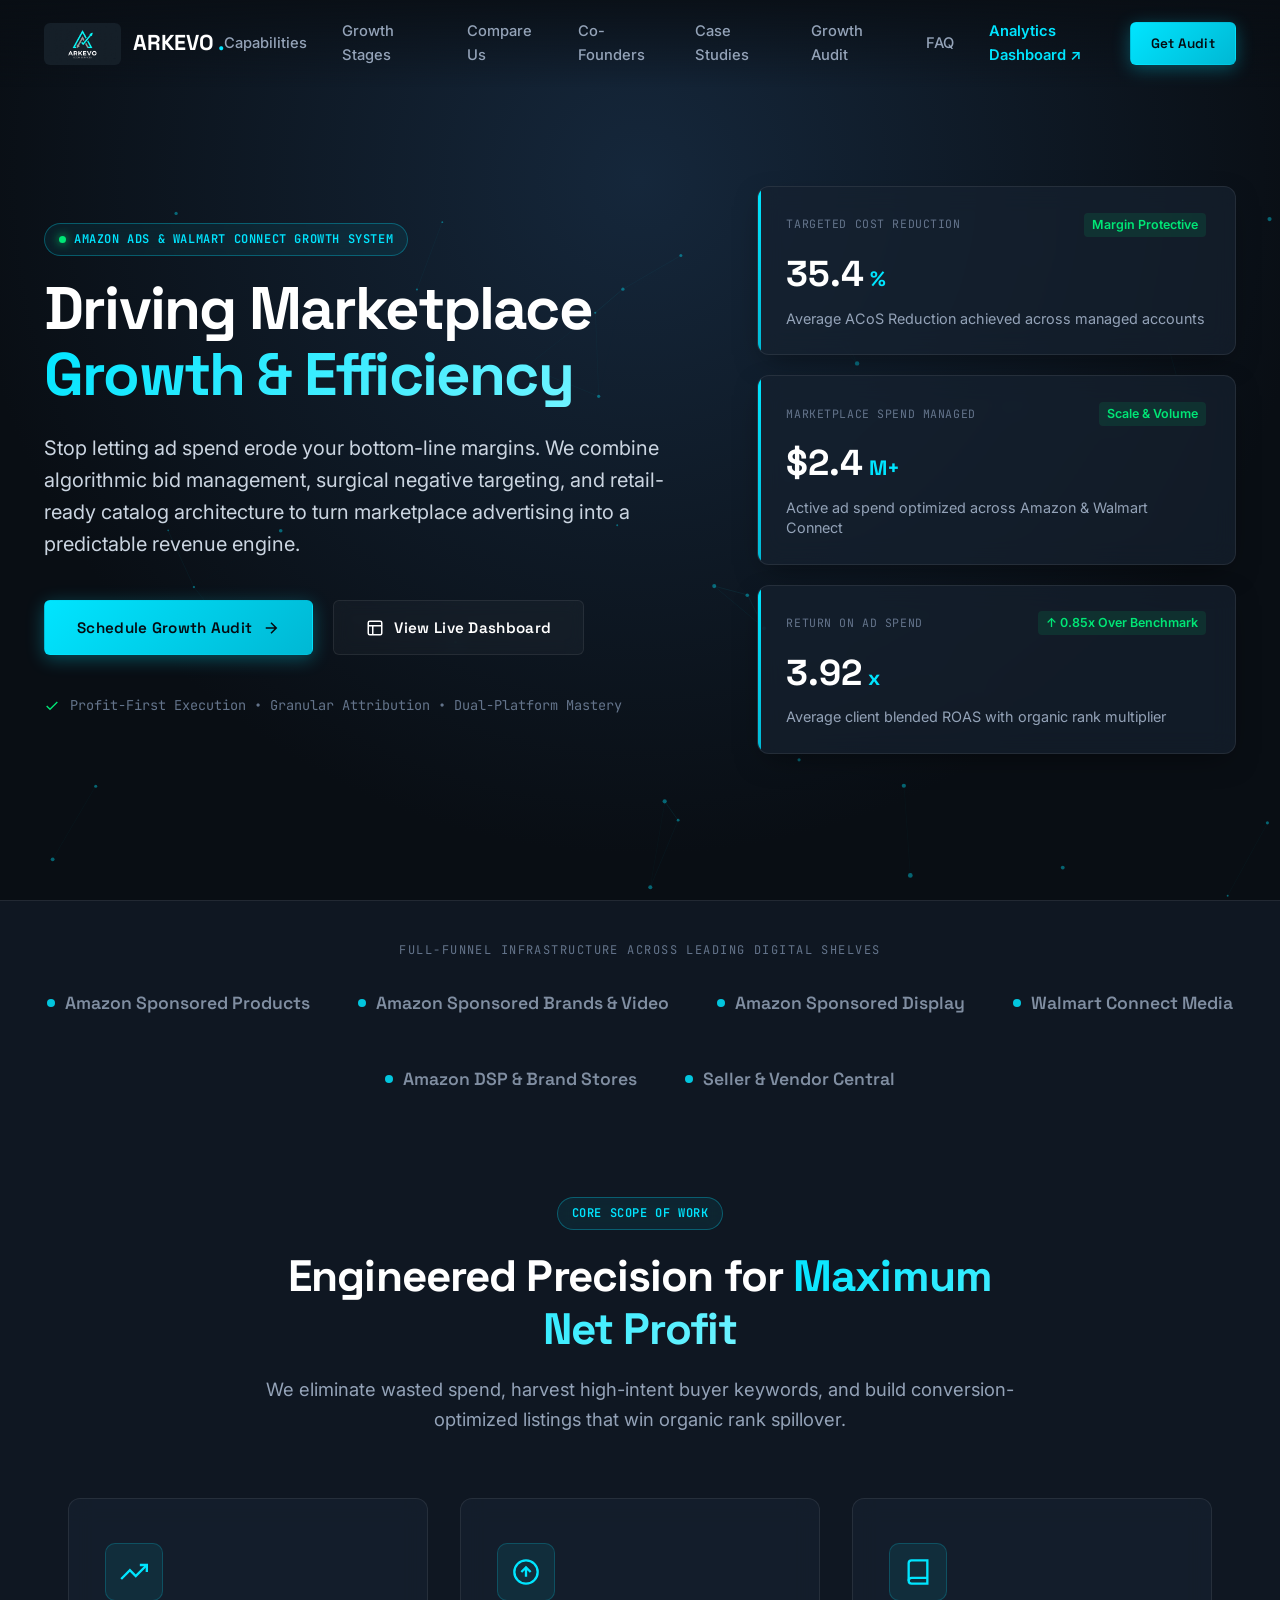
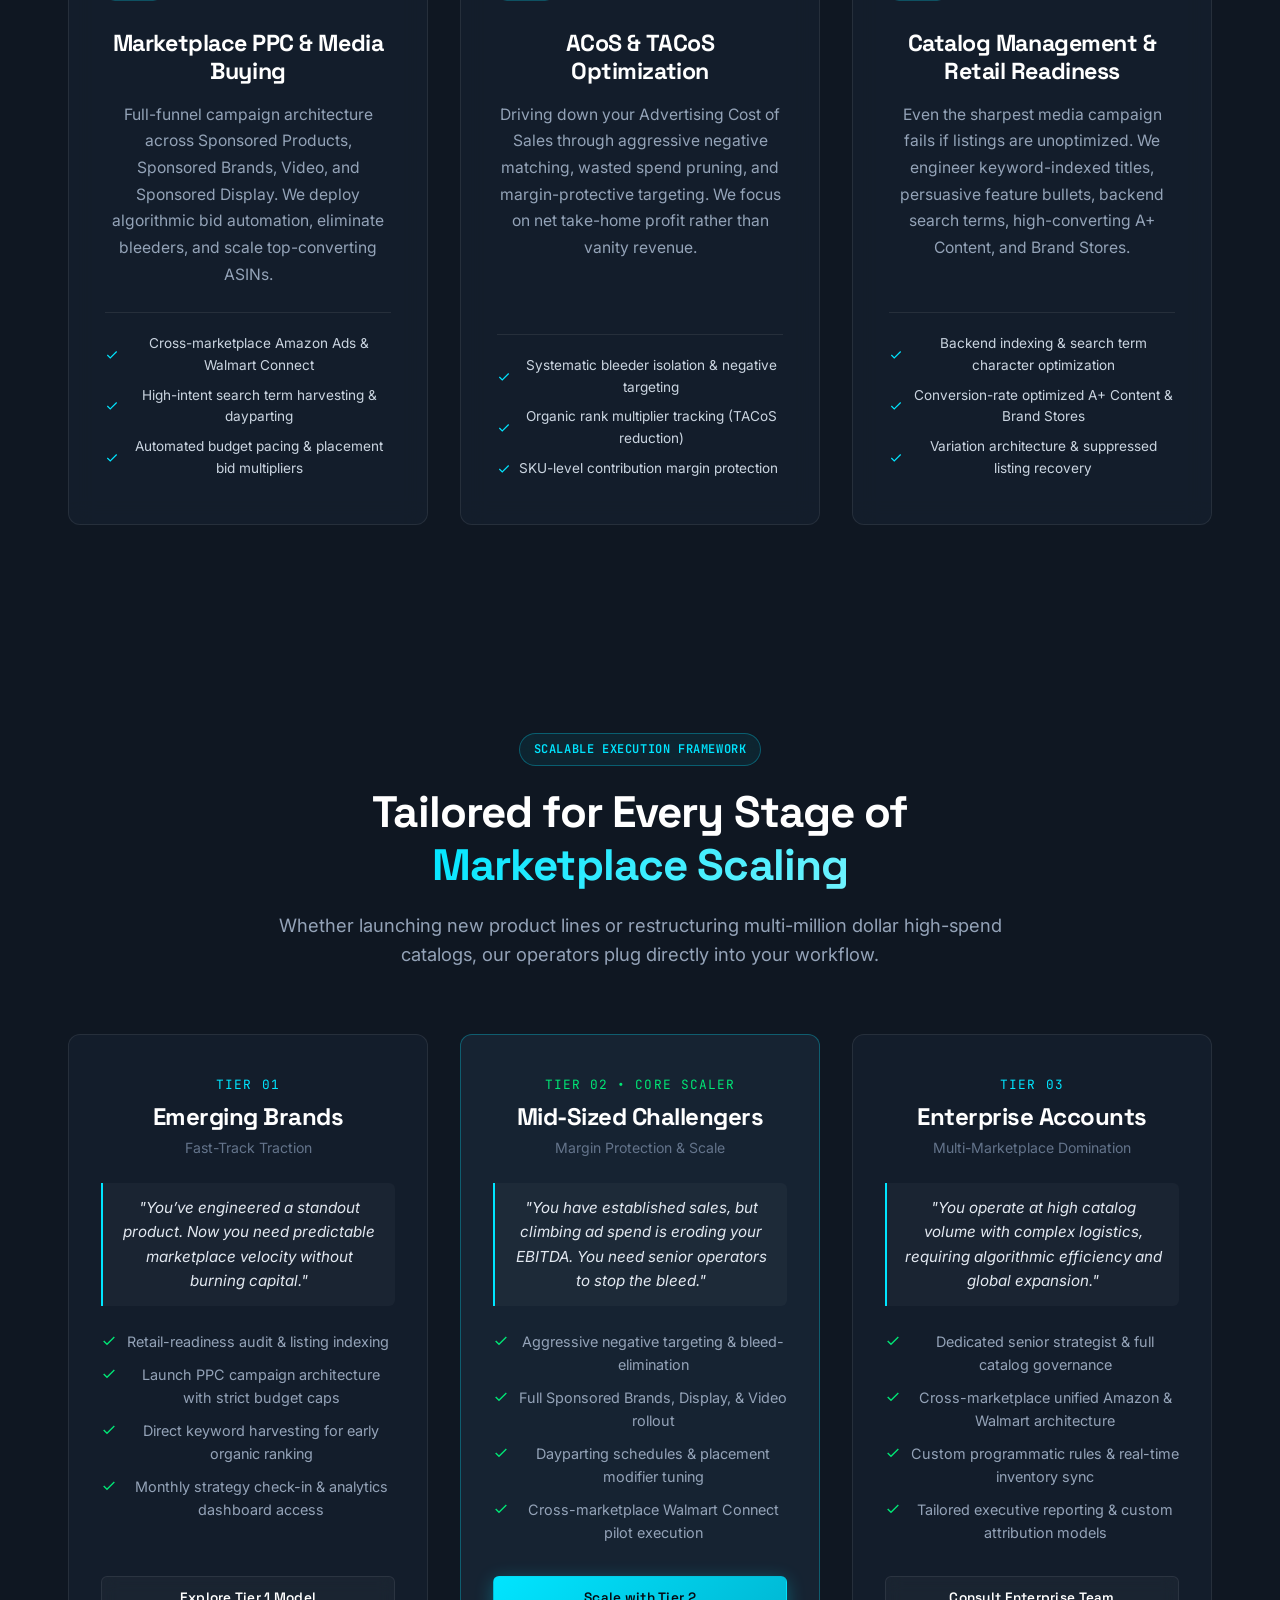
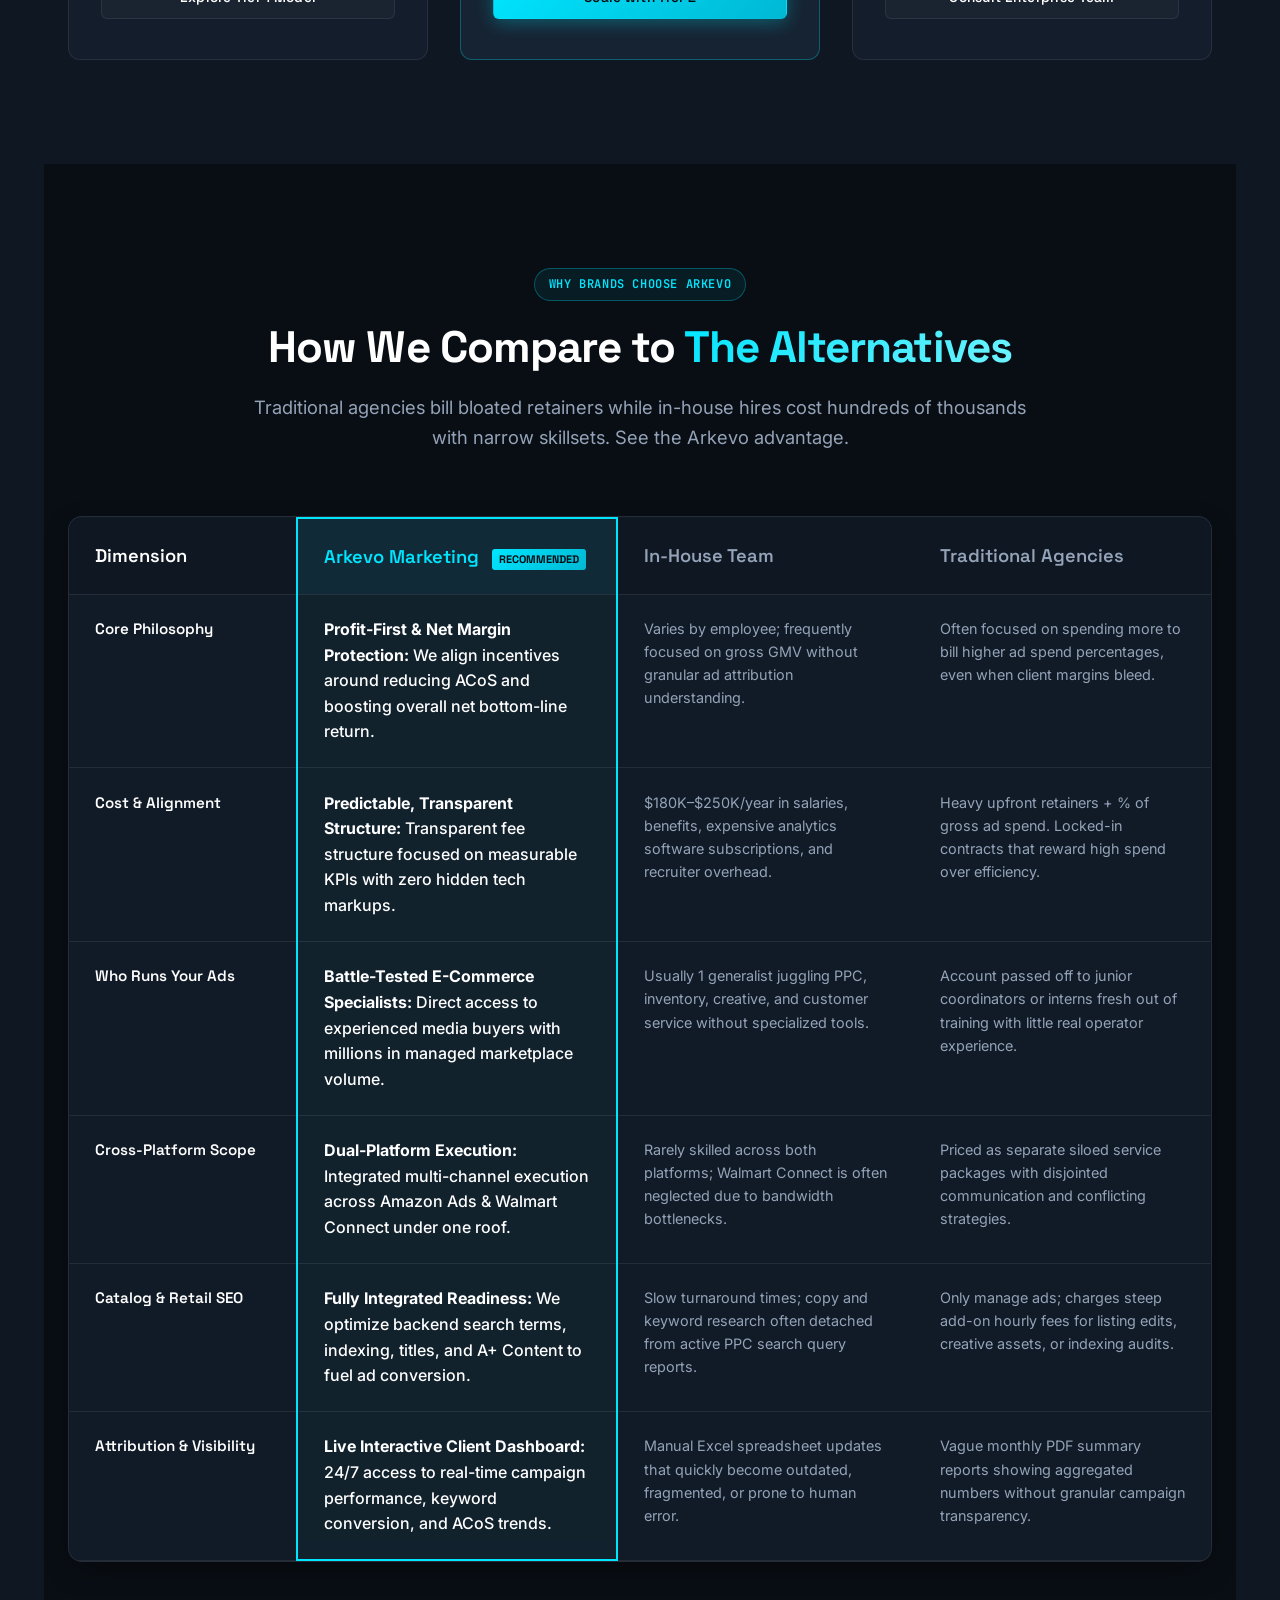
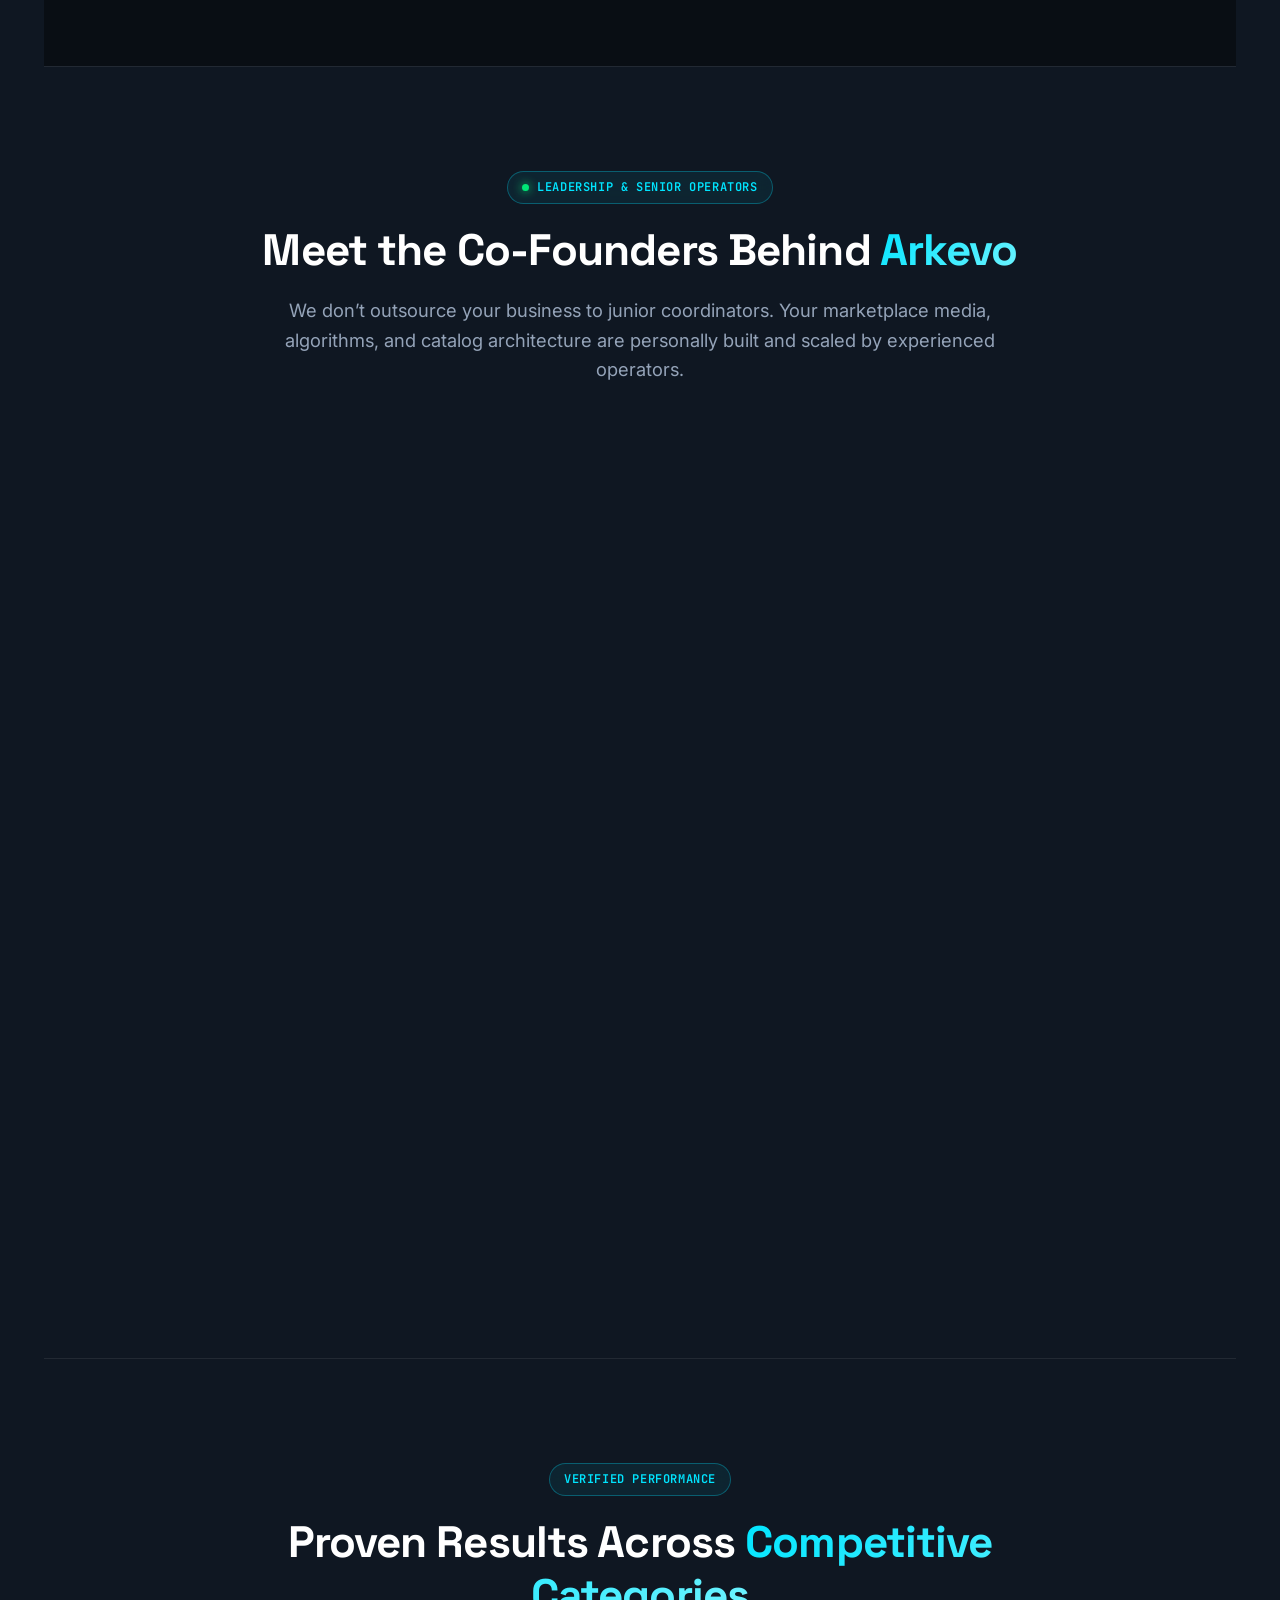
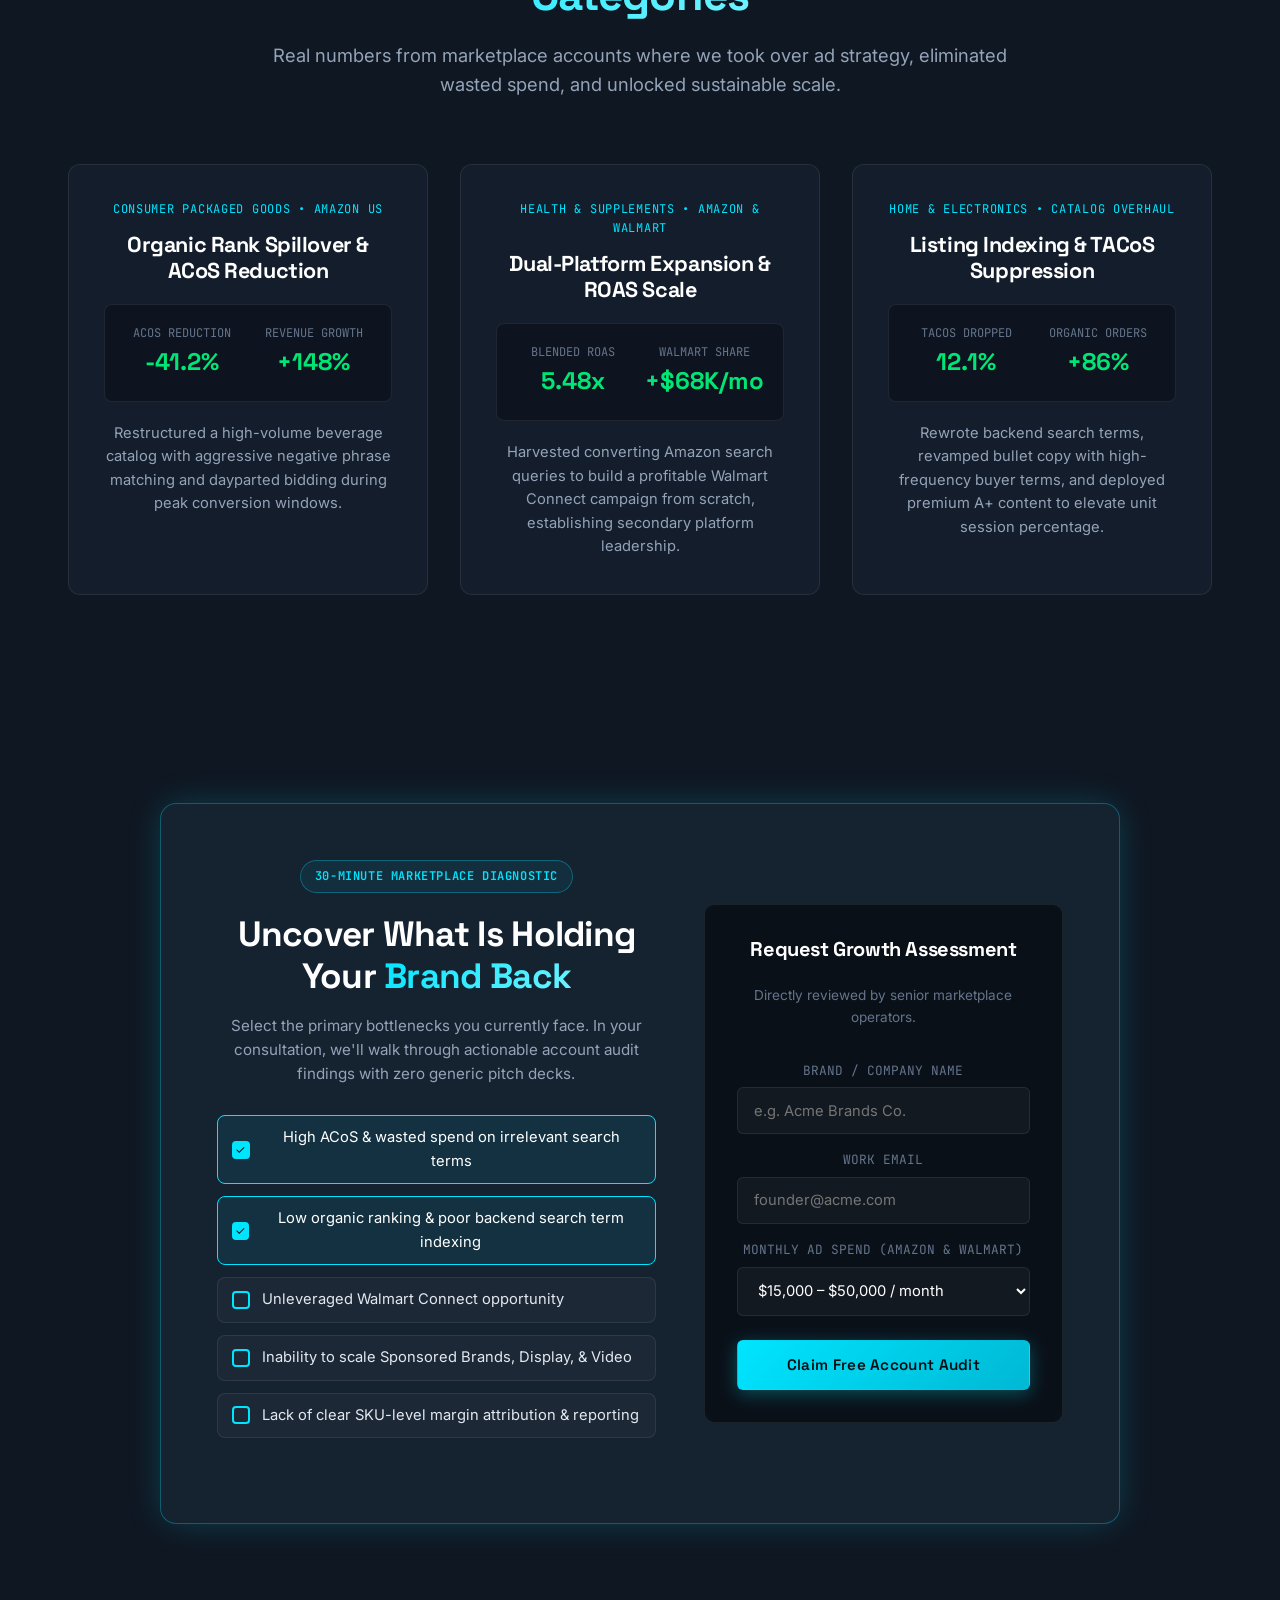
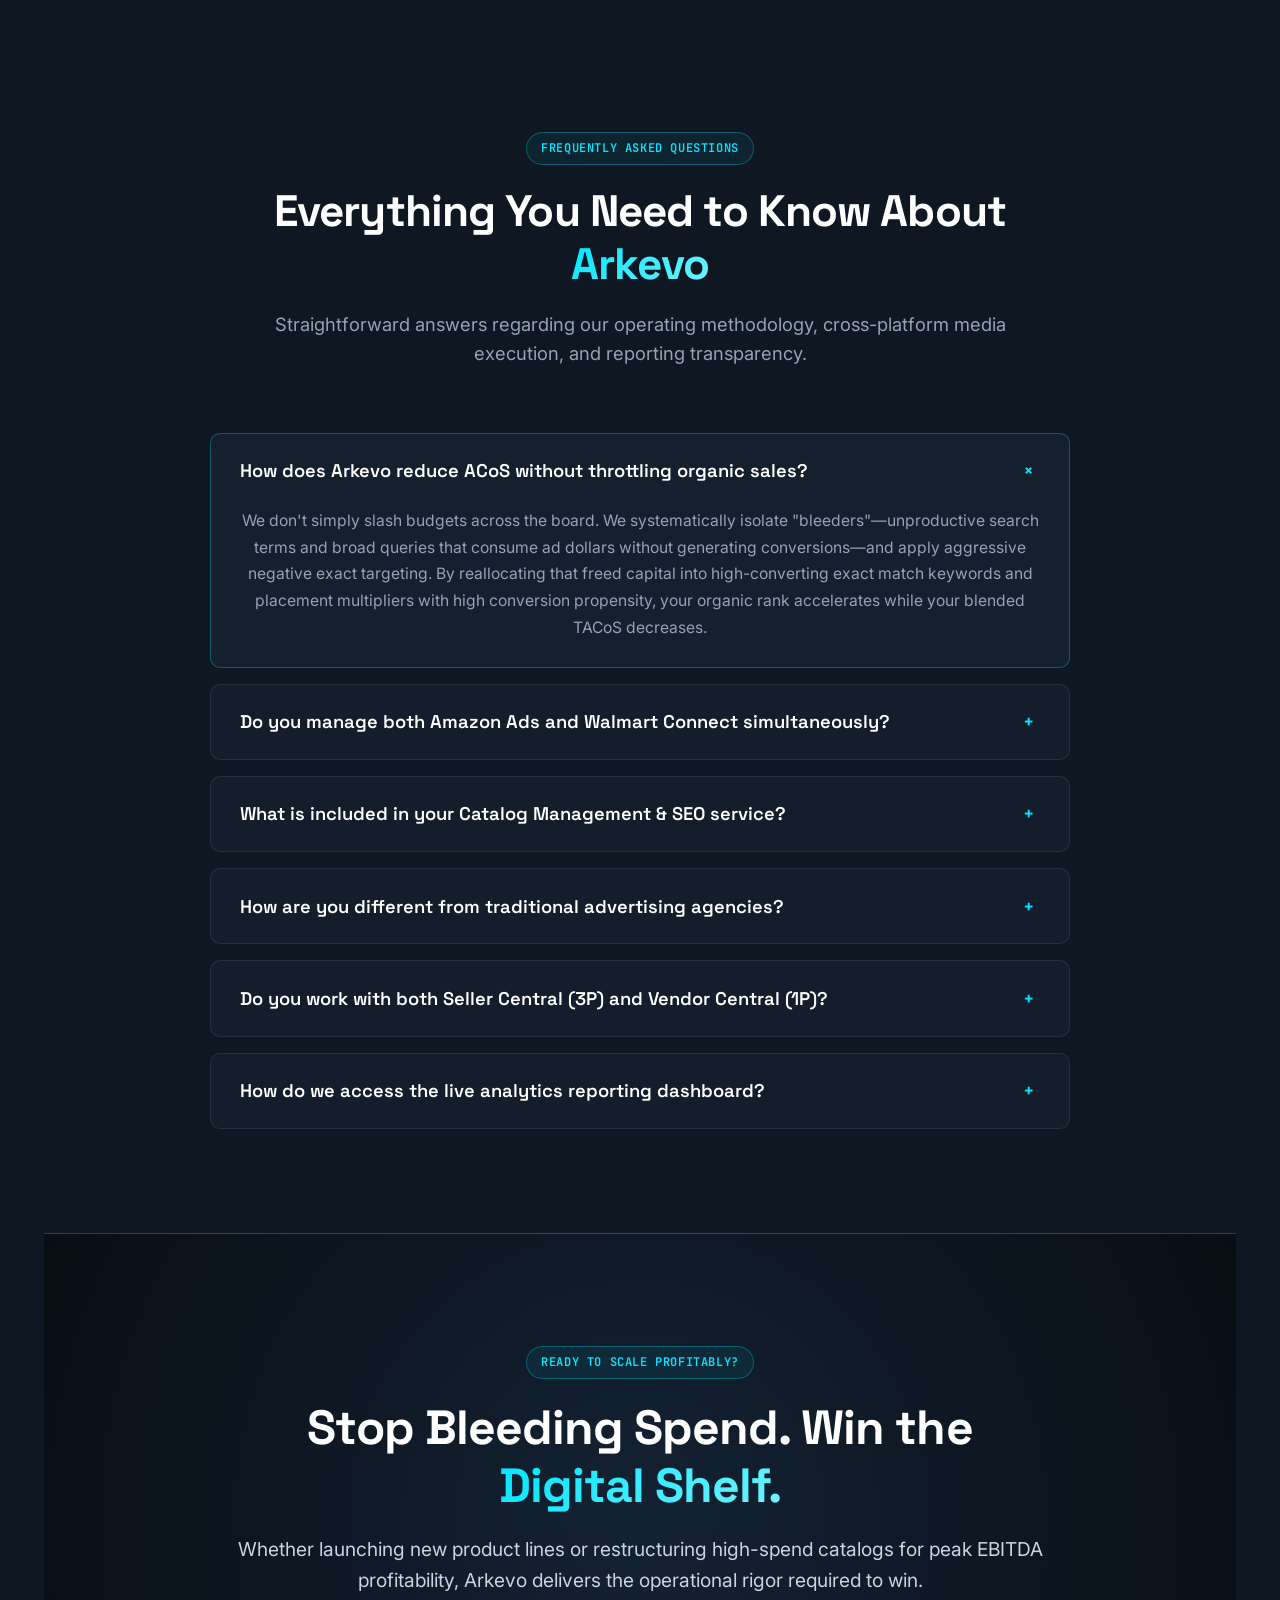
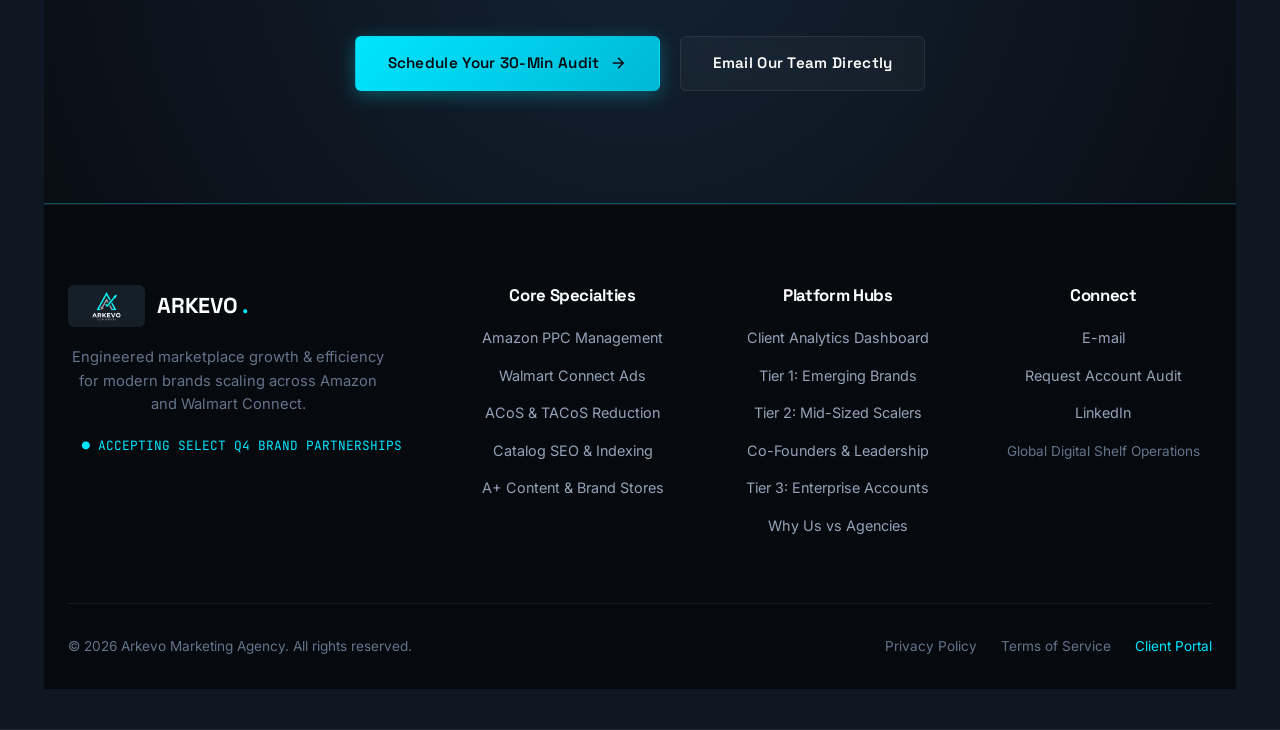
<file: index.html>
<!DOCTYPE html>
<html lang="en">
<head>
    <meta charset="UTF-8">
    <meta name="viewport" content="width=device-width, initial-scale=1.0">
    <title>Arkevo | Marketplace Growth & Efficiency | Amazon & Walmart PPC</title>
    <meta name="description" content="Arkevo engineers predictable, profitable marketplace growth across Amazon Ads & Walmart Connect with algorithmic bid management, ACoS reduction, and retail-ready catalog SEO.">
    <link rel="preconnect" href="https://fonts.googleapis.com">
    <link rel="preconnect" href="https://fonts.gstatic.com" crossorigin>
    <link href="https://fonts.googleapis.com/css2?family=Inter:wght@300;400;500;600;700&family=Space+Grotesk:wght@400;500;600;700&family=JetBrains+Mono:wght@400;500;700&display=swap" rel="stylesheet">
    
    <!-- ========================================== -->
    <!-- SUB-DISTRIBUTED MODULAR CSS STYLESHEETS     -->
    <!-- ========================================== -->
    <!-- Base Tokens, Reset & Typography -->
    <link rel="stylesheet" href="css/base.css">

    <!-- Section-Specific Modular Styles -->
    <link rel="stylesheet" href="css/navbar.css">
    <link rel="stylesheet" href="css/hero.css">
    <link rel="stylesheet" href="css/marquee.css">
    <link rel="stylesheet" href="css/capabilities.css">
    <link rel="stylesheet" href="css/tiers.css">
    <link rel="stylesheet" href="css/comparison.css">
    <link rel="stylesheet" href="css/founders.css">
    <link rel="stylesheet" href="css/case-studies.css">
    <link rel="stylesheet" href="css/audit.css">
    <link rel="stylesheet" href="css/faq.css">
    <link rel="stylesheet" href="css/cta.css">
    <link rel="stylesheet" href="css/footer.css">
    <link rel="stylesheet" href="css/responsive.css">
</head>
<body>


    <!-- ========================================== -->
    <!-- SECTION: sections/navbar.html -->
    <!-- ========================================== -->
<!-- Sticky Navigation (SellerPass Style Blur) -->
    <nav id="navbar">
        <div class="container nav-container">
            <a href="#" class="brand-logo">
                <img src="assets/logo-ecom.jpg" alt="Arkevo Logo" onerror="this.src='assets/logo.jpg'">
                <div class="brand-name">ARKEVO<span>.</span></div>
            </a>
            <div class="nav-links">
                <a href="#capabilities">Capabilities</a>
                <a href="#tiers">Growth Stages</a>
                <a href="#comparison">Compare Us</a>
                <a href="#founders">Co-Founders</a>
                <a href="#case-studies">Case Studies</a>
                <a href="#audit">Growth Audit</a>
                <a href="#faq">FAQ</a>
                <a href="dashboard.html" style="color: var(--primary); font-weight: 600;">Analytics Dashboard ↗</a>
            </div>
            <div class="nav-cta">
                <a href="#audit" class="btn btn-primary btn-sm">Get Audit</a>
                <button class="mobile-menu-btn" id="mobileMenuBtn" aria-label="Toggle Navigation">☰</button>
            </div>
        </div>
    </nav>


    <!-- ========================================== -->
    <!-- SECTION: sections/hero.html -->
    <!-- ========================================== -->
<!-- Hero Section -->
    <section id="home" class="hero">
        <canvas id="particles-js"></canvas>
        <div class="container">
            <div class="hero-content fade-in">
                <div class="mono-badge">
                    <span class="pulse-dot"></span>
                    Amazon Ads & Walmart Connect Growth System
                </div>
                <h1>Driving Marketplace <span class="cyan-text">Growth & Efficiency</span></h1>
                <p class="lead">
                    Stop letting ad spend erode your bottom-line margins. We combine algorithmic bid management, surgical negative targeting, and retail-ready catalog architecture to turn marketplace advertising into a predictable revenue engine.
                </p>
                <div class="hero-btns">
                    <a href="#audit" class="btn btn-primary">
                        Schedule Growth Audit
                        <svg width="18" height="18" viewBox="0 0 24 24" fill="none" stroke="currentColor" stroke-width="2"><path d="M5 12h14M12 5l7 7-7 7"/></svg>
                    </a>
                    <a href="dashboard.html" class="btn btn-outline">
                        <svg width="18" height="18" viewBox="0 0 24 24" fill="none" stroke="currentColor" stroke-width="2"><rect x="3" y="3" width="18" height="18" rx="2"/><path d="M3 9h18M9 21V9"/></svg>
                        View Live Dashboard
                    </a>
                </div>
                <div class="hero-guarantee-note">
                    <svg width="16" height="16" viewBox="0 0 24 24" fill="none" stroke="currentColor" stroke-width="2"><polyline points="20 6 9 17 4 12"/></svg>
                    <span>Profit-First Execution • Granular Attribution • Dual-Platform Mastery</span>
                </div>
            </div>

            <!-- Floating Stats Cards -->
            <div class="floating-stats-grid fade-in">
                <div class="stat-card-featured">
                    <div class="stat-badge-top">
                        <span class="stat-tag">Targeted Cost Reduction</span>
                        <span class="stat-delta positive">Margin Protective</span>
                    </div>
                    <div class="stat-value">35.4<span class="unit">%</span></div>
                    <div class="stat-label">Average ACoS Reduction achieved across managed accounts</div>
                </div>

                <div class="stat-card-featured">
                    <div class="stat-badge-top">
                        <span class="stat-tag">Marketplace Spend Managed</span>
                        <span class="stat-delta positive">Scale & Volume</span>
                    </div>
                    <div class="stat-value">$2.4<span class="unit">M+</span></div>
                    <div class="stat-label">Active ad spend optimized across Amazon & Walmart Connect</div>
                </div>

                <div class="stat-card-featured">
                    <div class="stat-badge-top">
                        <span class="stat-tag">Return on Ad Spend</span>
                        <span class="stat-delta positive">↑ 0.85x Over Benchmark</span>
                    </div>
                    <div class="stat-value">3.92<span class="unit">x</span></div>
                    <div class="stat-label">Average client blended ROAS with organic rank multiplier</div>
                </div>
            </div>
        </div>
    </section>


    <!-- ========================================== -->
    <!-- SECTION: sections/marquee.html -->
    <!-- ========================================== -->
<div class="marquee-strip">
        <div class="container">
            <div class="marquee-label">Full-Funnel Infrastructure Across Leading Digital Shelves</div>
            <div class="platforms-flex">
                <div class="platform-item"><span class="platform-dot"></span> Amazon Sponsored Products</div>
                <div class="platform-item"><span class="platform-dot"></span> Amazon Sponsored Brands & Video</div>
                <div class="platform-item"><span class="platform-dot"></span> Amazon Sponsored Display</div>
                <div class="platform-item"><span class="platform-dot"></span> Walmart Connect Media</div>
                <div class="platform-item"><span class="platform-dot"></span> Amazon DSP & Brand Stores</div>
                <div class="platform-item"><span class="platform-dot"></span> Seller & Vendor Central</div>
            </div>


    <!-- ========================================== -->
    <!-- SECTION: sections/capabilities.html -->
    <!-- ========================================== -->
<section id="capabilities" class="section">
        <div class="container">
            <div class="section-header fade-in">
                <div class="mono-badge">Core Scope of Work</div>
                <h2>Engineered Precision for <span class="cyan-text">Maximum Net Profit</span></h2>
                <p>We eliminate wasted spend, harvest high-intent buyer keywords, and build conversion-optimized listings that win organic rank spillover.</p>
            </div>

            <div class="services-grid">
                <!-- Service 1 -->
                <div class="service-card fade-in">
                    <div class="service-icon-box">
                        <svg width="28" height="28" viewBox="0 0 24 24" fill="none" stroke="currentColor" stroke-width="2"><path d="M23 6l-9.5 9.5-5-5L1 18"/><path d="M17 6h6v6"/></svg>
                    </div>
                    <h3>Marketplace PPC & Media Buying</h3>
                    <p>Full-funnel campaign architecture across Sponsored Products, Sponsored Brands, Video, and Sponsored Display. We deploy algorithmic bid automation, eliminate bleeders, and scale top-converting ASINs.</p>
                    <ul class="service-bullets">
                        <li><svg width="14" height="14" viewBox="0 0 24 24" fill="none" stroke="currentColor" stroke-width="2"><polyline points="20 6 9 17 4 12"/></svg> Cross-marketplace Amazon Ads & Walmart Connect</li>
                        <li><svg width="14" height="14" viewBox="0 0 24 24" fill="none" stroke="currentColor" stroke-width="2"><polyline points="20 6 9 17 4 12"/></svg> High-intent search term harvesting & dayparting</li>
                        <li><svg width="14" height="14" viewBox="0 0 24 24" fill="none" stroke="currentColor" stroke-width="2"><polyline points="20 6 9 17 4 12"/></svg> Automated budget pacing & placement bid multipliers</li>
                    </ul>
                </div>

                <!-- Service 2 -->
                <div class="service-card fade-in">
                    <div class="service-icon-box">
                        <svg width="28" height="28" viewBox="0 0 24 24" fill="none" stroke="currentColor" stroke-width="2"><circle cx="12" cy="12" r="10"/><path d="M16 12l-4-4-4 4M12 16V8"/></svg>
                    </div>
                    <h3>ACoS & TACoS Optimization</h3>
                    <p>Driving down your Advertising Cost of Sales through aggressive negative matching, wasted spend pruning, and margin-protective targeting. We focus on net take-home profit rather than vanity revenue.</p>
                    <ul class="service-bullets">
                        <li><svg width="14" height="14" viewBox="0 0 24 24" fill="none" stroke="currentColor" stroke-width="2"><polyline points="20 6 9 17 4 12"/></svg> Systematic bleeder isolation & negative targeting</li>
                        <li><svg width="14" height="14" viewBox="0 0 24 24" fill="none" stroke="currentColor" stroke-width="2"><polyline points="20 6 9 17 4 12"/></svg> Organic rank multiplier tracking (TACoS reduction)</li>
                        <li><svg width="14" height="14" viewBox="0 0 24 24" fill="none" stroke="currentColor" stroke-width="2"><polyline points="20 6 9 17 4 12"/></svg> SKU-level contribution margin protection</li>
                    </ul>
                </div>

                <!-- Service 3 -->
                <div class="service-card fade-in">
                    <div class="service-icon-box">
                        <svg width="28" height="28" viewBox="0 0 24 24" fill="none" stroke="currentColor" stroke-width="2"><path d="M4 19.5A2.5 2.5 0 0 1 6.5 17H20"/><path d="M6.5 2H20v20H6.5A2.5 2.5 0 0 1 4 19.5v-15A2.5 2.5 0 0 1 6.5 2z"/></svg>
                    </div>
                    <h3>Catalog Management & Retail Readiness</h3>
                    <p>Even the sharpest media campaign fails if listings are unoptimized. We engineer keyword-indexed titles, persuasive feature bullets, backend search terms, high-converting A+ Content, and Brand Stores.</p>
                    <ul class="service-bullets">
                        <li><svg width="14" height="14" viewBox="0 0 24 24" fill="none" stroke="currentColor" stroke-width="2"><polyline points="20 6 9 17 4 12"/></svg> Backend indexing & search term character optimization</li>
                        <li><svg width="14" height="14" viewBox="0 0 24 24" fill="none" stroke="currentColor" stroke-width="2"><polyline points="20 6 9 17 4 12"/></svg> Conversion-rate optimized A+ Content & Brand Stores</li>
                        <li><svg width="14" height="14" viewBox="0 0 24 24" fill="none" stroke="currentColor" stroke-width="2"><polyline points="20 6 9 17 4 12"/></svg> Variation architecture & suppressed listing recovery</li>
                    </ul>
                </div>
            </div>
        </div>
    </section>


    <!-- ========================================== -->
    <!-- SECTION: sections/tiers.html -->
    <!-- ========================================== -->
<section id="tiers" class="section tiers-section">
        <div class="container">
            <div class="section-header fade-in">
                <div class="mono-badge">Scalable Execution Framework</div>
                <h2>Tailored for Every Stage of <span class="cyan-text">Marketplace Scaling</span></h2>
                <p>Whether launching new product lines or restructuring multi-million dollar high-spend catalogs, our operators plug directly into your workflow.</p>
            </div>

            <div class="tiers-grid">
                <!-- Tier 1 -->
                <div class="tier-card fade-in">
                    <div class="tier-header">
                        <div class="tier-number">Tier 01</div>
                        <h3 class="tier-title">Emerging Brands</h3>
                        <div class="tier-subtitle">Fast-Track Traction</div>
                    </div>
                    <div class="tier-condition">
                        "You’ve engineered a standout product. Now you need predictable marketplace velocity without burning capital."
                    </div>
                    <ul class="tier-deliverables">
                        <li><svg width="16" height="16" viewBox="0 0 24 24" fill="none" stroke="currentColor" stroke-width="2"><polyline points="20 6 9 17 4 12"/></svg> Retail-readiness audit & listing indexing</li>
                        <li><svg width="16" height="16" viewBox="0 0 24 24" fill="none" stroke="currentColor" stroke-width="2"><polyline points="20 6 9 17 4 12"/></svg> Launch PPC campaign architecture with strict budget caps</li>
                        <li><svg width="16" height="16" viewBox="0 0 24 24" fill="none" stroke="currentColor" stroke-width="2"><polyline points="20 6 9 17 4 12"/></svg> Direct keyword harvesting for early organic ranking</li>
                        <li><svg width="16" height="16" viewBox="0 0 24 24" fill="none" stroke="currentColor" stroke-width="2"><polyline points="20 6 9 17 4 12"/></svg> Monthly strategy check-in & analytics dashboard access</li>
                    </ul>
                    <a href="#audit" class="btn btn-outline btn-sm">Explore Tier 1 Model</a>
                </div>

                <!-- Tier 2 -->
                <div class="tier-card fade-in" style="border-color: var(--border-highlight); background: rgba(24, 38, 54, 0.85);">
                    <div class="tier-header">
                        <div class="tier-number" style="color: var(--accent-green);">Tier 02 • Core Scaler</div>
                        <h3 class="tier-title">Mid-Sized Challengers</h3>
                        <div class="tier-subtitle">Margin Protection & Scale</div>
                    </div>
                    <div class="tier-condition">
                        "You have established sales, but climbing ad spend is eroding your EBITDA. You need senior operators to stop the bleed."
                    </div>
                    <ul class="tier-deliverables">
                        <li><svg width="16" height="16" viewBox="0 0 24 24" fill="none" stroke="currentColor" stroke-width="2"><polyline points="20 6 9 17 4 12"/></svg> Aggressive negative targeting & bleed-elimination</li>
                        <li><svg width="16" height="16" viewBox="0 0 24 24" fill="none" stroke="currentColor" stroke-width="2"><polyline points="20 6 9 17 4 12"/></svg> Full Sponsored Brands, Display, & Video rollout</li>
                        <li><svg width="16" height="16" viewBox="0 0 24 24" fill="none" stroke="currentColor" stroke-width="2"><polyline points="20 6 9 17 4 12"/></svg> Dayparting schedules & placement modifier tuning</li>
                        <li><svg width="16" height="16" viewBox="0 0 24 24" fill="none" stroke="currentColor" stroke-width="2"><polyline points="20 6 9 17 4 12"/></svg> Cross-marketplace Walmart Connect pilot execution</li>
                    </ul>
                    <a href="#audit" class="btn btn-primary btn-sm">Scale with Tier 2</a>
                </div>

                <!-- Tier 3 -->
                <div class="tier-card fade-in">
                    <div class="tier-header">
                        <div class="tier-number">Tier 03</div>
                        <h3 class="tier-title">Enterprise Accounts</h3>
                        <div class="tier-subtitle">Multi-Marketplace Domination</div>
                    </div>
                    <div class="tier-condition">
                        "You operate at high catalog volume with complex logistics, requiring algorithmic efficiency and global expansion."
                    </div>
                    <ul class="tier-deliverables">
                        <li><svg width="16" height="16" viewBox="0 0 24 24" fill="none" stroke="currentColor" stroke-width="2"><polyline points="20 6 9 17 4 12"/></svg> Dedicated senior strategist & full catalog governance</li>
                        <li><svg width="16" height="16" viewBox="0 0 24 24" fill="none" stroke="currentColor" stroke-width="2"><polyline points="20 6 9 17 4 12"/></svg> Cross-marketplace unified Amazon & Walmart architecture</li>
                        <li><svg width="16" height="16" viewBox="0 0 24 24" fill="none" stroke="currentColor" stroke-width="2"><polyline points="20 6 9 17 4 12"/></svg> Custom programmatic rules & real-time inventory sync</li>
                        <li><svg width="16" height="16" viewBox="0 0 24 24" fill="none" stroke="currentColor" stroke-width="2"><polyline points="20 6 9 17 4 12"/></svg> Tailored executive reporting & custom attribution models</li>
                    </ul>
                    <a href="#audit" class="btn btn-outline btn-sm">Consult Enterprise Team</a>
                </div>
            </div>
        </div>
    </section>


    <!-- ========================================== -->
    <!-- SECTION: sections/comparison.html -->
    <!-- ========================================== -->
<section id="comparison" class="section comparison-section">
        <div class="container">
            <div class="section-header fade-in">
                <div class="mono-badge">Why Brands Choose Arkevo</div>
                <h2>How We Compare to <span class="cyan-text">The Alternatives</span></h2>
                <p>Traditional agencies bill bloated retainers while in-house hires cost hundreds of thousands with narrow skillsets. See the Arkevo advantage.</p>
            </div>

            <div class="comparison-table-wrapper fade-in">
                <table class="comparison-table">
                    <thead>
                        <tr>
                            <th class="comparison-feature">Dimension</th>
                            <th class="col-arkevo">Arkevo Marketing <span class="badge-winner">Recommended</span></th>
                            <th class="comparison-col-other">In-House Team</th>
                            <th class="comparison-col-other">Traditional Agencies</th>
                        </tr>
                    </thead>
                    <tbody>
                        <tr>
                            <td class="comparison-feature">Core Philosophy</td>
                            <td class="col-arkevo"><strong>Profit-First & Net Margin Protection:</strong> We align incentives around reducing ACoS and boosting overall net bottom-line return.</td>
                            <td class="comparison-col-other">Varies by employee; frequently focused on gross GMV without granular ad attribution understanding.</td>
                            <td class="comparison-col-other">Often focused on spending more to bill higher ad spend percentages, even when client margins bleed.</td>
                        </tr>
                        <tr>
                            <td class="comparison-feature">Cost & Alignment</td>
                            <td class="col-arkevo"><strong>Predictable, Transparent Structure:</strong> Transparent fee structure focused on measurable KPIs with zero hidden tech markups.</td>
                            <td class="comparison-col-other">$180K–$250K/year in salaries, benefits, expensive analytics software subscriptions, and recruiter overhead.</td>
                            <td class="comparison-col-other">Heavy upfront retainers + % of gross ad spend. Locked-in contracts that reward high spend over efficiency.</td>
                        </tr>
                        <tr>
                            <td class="comparison-feature">Who Runs Your Ads</td>
                            <td class="col-arkevo"><strong>Battle-Tested E-Commerce Specialists:</strong> Direct access to experienced media buyers with millions in managed marketplace volume.</td>
                            <td class="comparison-col-other">Usually 1 generalist juggling PPC, inventory, creative, and customer service without specialized tools.</td>
                            <td class="comparison-col-other">Account passed off to junior coordinators or interns fresh out of training with little real operator experience.</td>
                        </tr>
                        <tr>
                            <td class="comparison-feature">Cross-Platform Scope</td>
                            <td class="col-arkevo"><strong>Dual-Platform Execution:</strong> Integrated multi-channel execution across Amazon Ads & Walmart Connect under one roof.</td>
                            <td class="comparison-col-other">Rarely skilled across both platforms; Walmart Connect is often neglected due to bandwidth bottlenecks.</td>
                            <td class="comparison-col-other">Priced as separate siloed service packages with disjointed communication and conflicting strategies.</td>
                        </tr>
                        <tr>
                            <td class="comparison-feature">Catalog & Retail SEO</td>
                            <td class="col-arkevo"><strong>Fully Integrated Readiness:</strong> We optimize backend search terms, indexing, titles, and A+ Content to fuel ad conversion.</td>
                            <td class="comparison-col-other">Slow turnaround times; copy and keyword research often detached from active PPC search query reports.</td>
                            <td class="comparison-col-other">Only manage ads; charges steep add-on hourly fees for listing edits, creative assets, or indexing audits.</td>
                        </tr>
                        <tr>
                            <td class="comparison-feature">Attribution & Visibility</td>
                            <td class="col-arkevo"><strong>Live Interactive Client Dashboard:</strong> 24/7 access to real-time campaign performance, keyword conversion, and ACoS trends.</td>
                            <td class="comparison-col-other">Manual Excel spreadsheet updates that quickly become outdated, fragmented, or prone to human error.</td>
                            <td class="comparison-col-other">Vague monthly PDF summary reports showing aggregated numbers without granular campaign transparency.</td>
                        </tr>
                    </tbody>
                </table>
            </div>
        </div>
    </section>


    <!-- ========================================== -->
    <!-- SECTION: sections/founders.html -->
    <!-- ========================================== -->
<section id="founders" class="section founders-section">
        <div class="container">
            <div class="section-header fade-in">
                <div class="mono-badge">
                    <span class="pulse-dot"></span>
                    Leadership & Senior Operators
                </div>
                <h2>Meet the Co-Founders Behind <span class="cyan-text">Arkevo</span></h2>
                <p>We don’t outsource your business to junior coordinators. Your marketplace media, algorithms, and catalog architecture are personally built and scaled by experienced operators.</p>
            </div>

            <div class="founders-grid">
                <!-- Co-Founder 1 -->
                <div class="founder-card fade-in">
                    <div class="founder-img-container">
                        <img src="assets/co-founder-1.jpg" alt="Co-Founder - Marketplace Advertising" class="founder-img" onerror="this.style.display='none'; this.nextElementSibling.style.display='flex';">
                        <div class="founder-placeholder" style="display: none;">
                            <svg viewBox="0 0 24 24" fill="none" stroke="currentColor" stroke-width="1.5">
                                <circle cx="12" cy="8" r="4"/>
                                <path d="M6 21v-2a6 6 0 0 1 12 0v2"/>
                            </svg>
                            <div style="font-weight: 600; color: #f8fafc; font-size: 1.1rem;">Co-Founder Photo</div>
                            <div class="founder-placeholder-hint">Add image: assets/co-founder-1.jpg</div>
                        </div>
                    </div>
                    <div class="founder-content">
                        <div class="founder-role-badge">
                            <svg width="14" height="14" viewBox="0 0 24 24" fill="none" stroke="currentColor" stroke-width="2"><path d="M12 2l3.09 6.26L22 9.27l-5 4.87 1.18 6.88L12 17.77l-6.18 3.25L7 14.14 2 9.27l6.91-1.01L12 2z"/></svg>
                            Co-Founder
                        </div>
                        <h3 class="founder-name">Co-Founder</h3>
                        <p class="founder-bio">
                            Engineers full-funnel media architecture across Amazon Ads (SP, SB, SD, Video) and Walmart Connect. Specializes in algorithmic bid adjustments, dayparting schedules, and aggressive negative targeting to systematically crush ACoS while scaling top-line revenue.
                        </p>
                        <div class="founder-tags">
                            <span class="founder-tag">Amazon Ads Specialist</span>
                            <span class="founder-tag">Walmart Connect</span>
                            <span class="founder-tag">ACoS Optimization</span>
                            <span class="founder-tag">Bid Algorithms</span>
                        </div>
                        <div class="founder-footer">
                            <span style="font-size: 0.85rem; color: var(--text-muted); font-family: 'JetBrains Mono', monospace;">Managed: $2.4M+ Ad Spend</span>
                            <a href="https://linkedin.com" target="_blank" rel="noopener" class="founder-social-link">
                                <svg viewBox="0 0 24 24"><path d="M19 0h-14c-2.761 0-5 2.239-5 5v14c0 2.761 2.239 5 5 5h14c2.762 0 5-2.239 5-5v-14c0-2.761-2.238-5-5-5zm-11 19h-3v-11h3v11zm-1.5-12.268c-.966 0-1.75-.79-1.75-1.764s.784-1.764 1.75-1.764 1.75.79 1.75 1.764-.783 1.764-1.75 1.764zm13.5 12.268h-3v-5.604c0-3.368-4-3.113-4 0v5.604h-3v-11h3v1.765c1.396-2.586 7-2.777 7 2.476v6.759z"/></svg>
                                <span>Connect on LinkedIn</span>
                            </a>
                        </div>
                    </div>
                </div>

                <!-- Co-Founder 2 -->
                <div class="founder-card fade-in">
                    <div class="founder-img-container">
                        <img src="assets/co-founder-2.jpg" alt="Co-Founder - Catalog & SEO" class="founder-img" onerror="this.style.display='none'; this.nextElementSibling.style.display='flex';">
                        <div class="founder-placeholder" style="display: none;">
                            <svg viewBox="0 0 24 24" fill="none" stroke="currentColor" stroke-width="1.5">
                                <circle cx="12" cy="8" r="4"/>
                                <path d="M6 21v-2a6 6 0 0 1 12 0v2"/>
                            </svg>
                            <div style="font-weight: 600; color: #f8fafc; font-size: 1.1rem;">Co-Founder Photo</div>
                            <div class="founder-placeholder-hint">Add image: assets/co-founder-2.jpg</div>
                        </div>
                    </div>
                    <div class="founder-content">
                        <div class="founder-role-badge">
                            <svg width="14" height="14" viewBox="0 0 24 24" fill="none" stroke="currentColor" stroke-width="2"><path d="M12 2l3.09 6.26L22 9.27l-5 4.87 1.18 6.88L12 17.77l-6.18 3.25L7 14.14 2 9.27l6.91-1.01L12 2z"/></svg>
                            Co-Founder
                        </div>
                        <h3 class="founder-name">Co-Founders</h3>
                        <p class="founder-bio">
                            Spearheads retail-readiness architecture, Amazon SEO, and listing conversion rate optimization (CRO). Oversees backend search term indexing, high-converting visual A+ content, brand store creation, and multi-channel expansion across marketplaces.
                        </p>
                        <div class="founder-tags">
                            <span class="founder-tag">Amazon SEO & Indexing</span>
                            <span class="founder-tag">Catalog Architecture</span>
                            <span class="founder-tag">A+ Content & Stores</span>
                            <span class="founder-tag">Conversion Rate CRO</span>
                        </div>
                        <div class="founder-footer">
                            <span style="font-size: 0.85rem; color: var(--text-muted); font-family: 'JetBrains Mono', monospace;">Optimized: 1,500+ ASINs</span>
                            <a href="https://linkedin.com" target="_blank" rel="noopener" class="founder-social-link">
                                <svg viewBox="0 0 24 24"><path d="M19 0h-14c-2.761 0-5 2.239-5 5v14c0 2.761 2.239 5 5 5h14c2.762 0 5-2.239 5-5v-14c0-2.761-2.238-5-5-5zm-11 19h-3v-11h3v11zm-1.5-12.268c-.966 0-1.75-.79-1.75-1.764s.784-1.764 1.75-1.764 1.75.79 1.75 1.764-.783 1.764-1.75 1.764zm13.5 12.268h-3v-5.604c0-3.368-4-3.113-4 0v5.604h-3v-11h3v1.765c1.396-2.586 7-2.777 7 2.476v6.759z"/></svg>
                                <span>Connect on LinkedIn</span>
                            </a>
                        </div>
                    </div>
                </div>
            </div>
        </div>
    </section>


    <!-- ========================================== -->
    <!-- SECTION: sections/case-studies.html -->
    <!-- ========================================== -->
<section id="case-studies" class="section">
        <div class="container">
            <div class="section-header fade-in">
                <div class="mono-badge">Verified Performance</div>
                <h2>Proven Results Across <span class="cyan-text">Competitive Categories</span></h2>
                <p>Real numbers from marketplace accounts where we took over ad strategy, eliminated wasted spend, and unlocked sustainable scale.</p>
            </div>

            <div class="case-studies-grid">
                <!-- Case 1 -->
                <div class="case-card fade-in">
                    <div class="case-category">Consumer Packaged Goods • Amazon US</div>
                    <h3>Organic Rank Spillover & ACoS Reduction</h3>
                    <div class="case-metrics-row">
                        <div class="case-metric-box">
                            <div class="c-label">ACoS Reduction</div>
                            <div class="c-val">-41.2%</div>
                        </div>
                        <div class="case-metric-box">
                            <div class="c-label">Revenue Growth</div>
                            <div class="c-val">+148%</div>
                        </div>
                    </div>
                    <p class="case-desc">Restructured a high-volume beverage catalog with aggressive negative phrase matching and dayparted bidding during peak conversion windows.</p>
                </div>

                <!-- Case 2 -->
                <div class="case-card fade-in">
                    <div class="case-category">Health & Supplements • Amazon & Walmart</div>
                    <h3>Dual-Platform Expansion & ROAS Scale</h3>
                    <div class="case-metrics-row">
                        <div class="case-metric-box">
                            <div class="c-label">Blended ROAS</div>
                            <div class="c-val">5.48x</div>
                        </div>
                        <div class="case-metric-box">
                            <div class="c-label">Walmart Share</div>
                            <div class="c-val">+$68K/mo</div>
                        </div>
                    </div>
                    <p class="case-desc">Harvested converting Amazon search queries to build a profitable Walmart Connect campaign from scratch, establishing secondary platform leadership.</p>
                </div>

                <!-- Case 3 -->
                <div class="case-card fade-in">
                    <div class="case-category">Home & Electronics • Catalog Overhaul</div>
                    <h3>Listing Indexing & TACoS Suppression</h3>
                    <div class="case-metrics-row">
                        <div class="case-metric-box">
                            <div class="c-label">TACoS Dropped</div>
                            <div class="c-val">12.1%</div>
                        </div>
                        <div class="case-metric-box">
                            <div class="c-label">Organic Orders</div>
                            <div class="c-val">+86%</div>
                        </div>
                    </div>
                    <p class="case-desc">Rewrote backend search terms, revamped bullet copy with high-frequency buyer terms, and deployed premium A+ content to elevate unit session percentage.</p>
                </div>
            </div>
        </div>
    </section>


    <!-- ========================================== -->
    <!-- SECTION: sections/audit.html -->
    <!-- ========================================== -->
<section id="audit" class="section audit-section">
        <div class="container">
            <div class="audit-card fade-in">
                <div class="audit-steps-grid">
                    <div>
                        <div class="mono-badge">30-Minute Marketplace Diagnostic</div>
                        <h2 style="font-size: 2.2rem; margin-bottom: 1rem;">Uncover What Is Holding Your <span class="cyan-text">Brand Back</span></h2>
                        <p style="color: var(--text-gray); font-size: 0.95rem; margin-bottom: 1.25rem;">
                            Select the primary bottlenecks you currently face. In your consultation, we'll walk through actionable account audit findings with zero generic pitch decks.
                        </p>
                        
                        <div class="audit-checklist" id="diagnosticList">
                            <div class="audit-item selected" onclick="toggleAuditItem(this)">
                                <div class="custom-checkbox">✓</div>
                                <span>High ACoS & wasted spend on irrelevant search terms</span>
                            </div>
                            <div class="audit-item selected" onclick="toggleAuditItem(this)">
                                <div class="custom-checkbox">✓</div>
                                <span>Low organic ranking & poor backend search term indexing</span>
                            </div>
                            <div class="audit-item" onclick="toggleAuditItem(this)">
                                <div class="custom-checkbox">✓</div>
                                <span>Unleveraged Walmart Connect opportunity</span>
                            </div>
                            <div class="audit-item" onclick="toggleAuditItem(this)">
                                <div class="custom-checkbox">✓</div>
                                <span>Inability to scale Sponsored Brands, Display, & Video</span>
                            </div>
                            <div class="audit-item" onclick="toggleAuditItem(this)">
                                <div class="custom-checkbox">✓</div>
                                <span>Lack of clear SKU-level margin attribution & reporting</span>
                            </div>
                        </div>
                    </div>

                    <div>
                        <form class="audit-form" onsubmit="handleAuditSubmit(event)">
                            <h3 style="font-size: 1.25rem; margin-bottom: 0.5rem;">Request Growth Assessment</h3>
                            <p style="font-size: 0.85rem; color: var(--text-muted); margin-bottom: 1rem;">Directly reviewed by senior marketplace operators.</p>
                            
                            <div class="form-group">
                                <label>Brand / Company Name</label>
                                <input type="text" id="brandName" placeholder="e.g. Acme Brands Co." required>
                            </div>

                            <div class="form-group">
                                <label>Work Email</label>
                                <input type="email" id="workEmail" placeholder="founder@acme.com" required>
                            </div>

                            <div class="form-group">
                                <label>Monthly Ad Spend (Amazon & Walmart)</label>
                                <select id="spendRange">
                                    <option value="5k-15k">$5,000 – $15,000 / month</option>
                                    <option value="15k-50k" selected>$15,000 – $50,000 / month</option>
                                    <option value="50k-150k">$50,000 – $150,000 / month</option>
                                    <option value="150k+">$150,000+ / month</option>
                                </select>
                            </div>

                            <button type="submit" class="btn btn-primary" style="width: 100%; margin-top: 0.5rem;">
                                Claim Free Account Audit
                            </button>
                            <div id="formFeedback" style="display: none; color: var(--accent-green); font-size: 0.85rem; text-align: center; margin-top: 8px;">
                                ✓ Request received! Our marketplace team will contact you within 24 hours.
                            </div>
                        </form>
                    </div>
                </div>
            </div>
        </div>
    </section>


    <!-- ========================================== -->
    <!-- SECTION: sections/faq.html -->
    <!-- ========================================== -->
<section id="faq" class="section">
        <div class="container">
            <div class="section-header fade-in">
                <div class="mono-badge">Frequently Asked Questions</div>
                <h2>Everything You Need to Know About <span class="cyan-text">Arkevo</span></h2>
                <p>Straightforward answers regarding our operating methodology, cross-platform media execution, and reporting transparency.</p>
            </div>

            <div class="faq-accordion fade-in">
                <!-- FAQ 1 -->
                <div class="faq-item active">
                    <div class="faq-question" onclick="toggleFaq(this)">
                        <span>How does Arkevo reduce ACoS without throttling organic sales?</span>
                        <div class="faq-toggle-icon">+</div>
                    </div>
                    <div class="faq-answer">
                        We don't simply slash budgets across the board. We systematically isolate "bleeders"—unproductive search terms and broad queries that consume ad dollars without generating conversions—and apply aggressive negative exact targeting. By reallocating that freed capital into high-converting exact match keywords and placement multipliers with high conversion propensity, your organic rank accelerates while your blended TACoS decreases.
                    </div>
                </div>

                <!-- FAQ 2 -->
                <div class="faq-item">
                    <div class="faq-question" onclick="toggleFaq(this)">
                        <span>Do you manage both Amazon Ads and Walmart Connect simultaneously?</span>
                        <div class="faq-toggle-icon">+</div>
                    </div>
                    <div class="faq-answer">
                        Yes. In fact, our dual-platform mastery is one of our greatest competitive advantages. We harvest proven converting search terms and customer intent data from Amazon to rapidly build and scale Walmart Connect campaigns, avoiding the costly trial-and-error period common with agencies that only specialize in a single channel.
                    </div>
                </div>

                <!-- FAQ 3 -->
                <div class="faq-item">
                    <div class="faq-question" onclick="toggleFaq(this)">
                        <span>What is included in your Catalog Management & SEO service?</span>
                        <div class="faq-toggle-icon">+</div>
                    </div>
                    <div class="faq-answer">
                        We audit and optimize product titles, 5 key feature bullets, and backend search terms (staying strictly under character caps to prevent indexing penalties). We also structure variation families, diagnose suppressed or stranded listings, and develop conversion-driven A+ Content (formerly EBC) and Brand Stores designed to elevate your unit session percentage.
                    </div>
                </div>

                <!-- FAQ 4 -->
                <div class="faq-item">
                    <div class="faq-question" onclick="toggleFaq(this)">
                        <span>How are you different from traditional advertising agencies?</span>
                        <div class="faq-toggle-icon">+</div>
                    </div>
                    <div class="faq-answer">
                        Most traditional agencies charge fixed monthly retainers plus a percentage of your ad spend. That model creates perverse incentives: they earn more when you spend more, regardless of whether your bottom-line profit survives. Arkevo operates on a profit-first philosophy with transparent, accountable reporting and access to our live client dashboard so you see every dollar's contribution margin in real-time.
                    </div>
                </div>

                <!-- FAQ 5 -->
                <div class="faq-item">
                    <div class="faq-question" onclick="toggleFaq(this)">
                        <span>Do you work with both Seller Central (3P) and Vendor Central (1P)?</span>
                        <div class="faq-toggle-icon">+</div>
                    </div>
                    <div class="faq-answer">
                        Yes. We manage both 3P Seller Central accounts and 1P Vendor Central accounts. Strategy shifts considerably between the two—specifically around buy-box suppression, chargebacks, Amazon purchase order cadence, and retail margins—and our team executes with tailored architectures for each environment.
                    </div>
                </div>

                <!-- FAQ 6 -->
                <div class="faq-item">
                    <div class="faq-question" onclick="toggleFaq(this)">
                        <span>How do we access the live analytics reporting dashboard?</span>
                        <div class="faq-toggle-icon">+</div>
                    </div>
                    <div class="faq-answer">
                        Every Arkevo partner gets direct access to our unified analytics dashboard (accessible at /dashboard.html), tracking spend, revenue, ACoS trends, keyword-level conversion metrics, and Amazon vs Walmart platform splits updated with granular transparency.
                    </div>
                </div>
            </div>
        </div>
    </section>


    <!-- ========================================== -->
    <!-- SECTION: sections/cta.html -->
    <!-- ========================================== -->
<section class="cta-section">
        <div class="container">
            <div class="cta-card fade-in">
                <div class="mono-badge">Ready to Scale Profitably?</div>
                <h2>Stop Bleeding Spend. Win the <span class="cyan-text">Digital Shelf.</span></h2>
                <p>Whether launching new product lines or restructuring high-spend catalogs for peak EBITDA profitability, Arkevo delivers the operational rigor required to win.</p>
                <div style="display: flex; justify-content: center; gap: 1.25rem; flex-wrap: wrap;">
                    <a href="#audit" class="btn btn-primary">
                        Schedule Your 30-Min Audit
                        <svg width="18" height="18" viewBox="0 0 24 24" fill="none" stroke="currentColor" stroke-width="2"><path d="M5 12h14M12 5l7 7-7 7"/></svg>
                    </a>
                    <a href="mailto:hello@arkevo.com" class="btn btn-outline">
                        Email Our Team Directly
                    </a>
                </div>
            </div>
        </div>
    </section>


    <!-- ========================================== -->
    <!-- SECTION: sections/footer.html -->
    <!-- ========================================== -->
<footer>
        <div class="container">
            <div class="footer-grid">
                <div class="footer-brand">
                    <a href="#" class="brand-logo" style="margin-bottom: 1rem;">
                        <img src="assets/logo-ecom.jpg" alt="Arkevo Logo" onerror="this.src='assets/logo.jpg'">
                        <div class="brand-name">ARKEVO<span>.</span></div>
                    </a>
                    <p>Engineered marketplace growth & efficiency for modern brands scaling across Amazon and Walmart Connect.</p>
                    <div style="font-family: 'JetBrains Mono', monospace; font-size: 0.8rem; color: var(--primary);">
                        ● ACCEPTING SELECT Q4 BRAND PARTNERSHIPS
                    </div>
                </div>

                <div class="footer-col">
                    <h4>Core Specialties</h4>
                    <ul>
                        <li><a href="#capabilities">Amazon PPC Management</a></li>
                        <li><a href="#capabilities">Walmart Connect Ads</a></li>
                        <li><a href="#capabilities">ACoS & TACoS Reduction</a></li>
                        <li><a href="#capabilities">Catalog SEO & Indexing</a></li>
                        <li><a href="#capabilities">A+ Content & Brand Stores</a></li>
                    </ul>
                </div>

                <div class="footer-col">
                    <h4>Platform Hubs</h4>
                    <ul>
                        <li><a href="dashboard.html">Client Analytics Dashboard</a></li>
                        <li><a href="#tiers">Tier 1: Emerging Brands</a></li>
                        <li><a href="#tiers">Tier 2: Mid-Sized Scalers</a></li>
                        <li><a href="#founders">Co-Founders & Leadership</a></li>
                        <li><a href="#tiers">Tier 3: Enterprise Accounts</a></li>
                        <li><a href="#comparison">Why Us vs Agencies</a></li>
                    </ul>
                </div>

                <div class="footer-col">
                    <h4>Connect</h4>
                    <ul>
                        <li><a href="mailto:arkevoecomservices@gmail.com">E-mail</a></li>
                        <li><a href="#audit">Request Account Audit</a></li>
                        <li><a href="https://www.linkedin.com/in/arkevo-ecom-services-0a273343b/?isSelfProfile=true" target="_blank" rel="noopener">LinkedIn</a></li>
                        <li><span style="color: var(--text-muted); font-size: 0.85rem;">Global Digital Shelf Operations</span></li>
                    </ul>
                </div>
            </div>

            <div class="footer-bottom">
                <div>&copy; 2026 Arkevo Marketing Agency. All rights reserved.</div>
                <div style="display: flex; gap: 1.5rem;">
                    <a href="#" style="color: var(--text-muted);">Privacy Policy</a>
                    <a href="#" style="color: var(--text-muted);">Terms of Service</a>
                    <a href="dashboard.html" style="color: var(--primary);">Client Portal</a>
                </div>
            </div>
        </div>
    </footer>


    <!-- ========================================== -->
    <!-- SUB-DISTRIBUTED MODULAR JAVASCRIPT SCRIPTS  -->
    <!-- ========================================== -->
    <script src="js/animations.js"></script>
    <script src="js/navbar.js"></script>
    <script src="js/particles.js"></script>
    <script src="js/faq.js"></script>
    <script src="js/audit.js"></script>
</body>
</html>
</file>
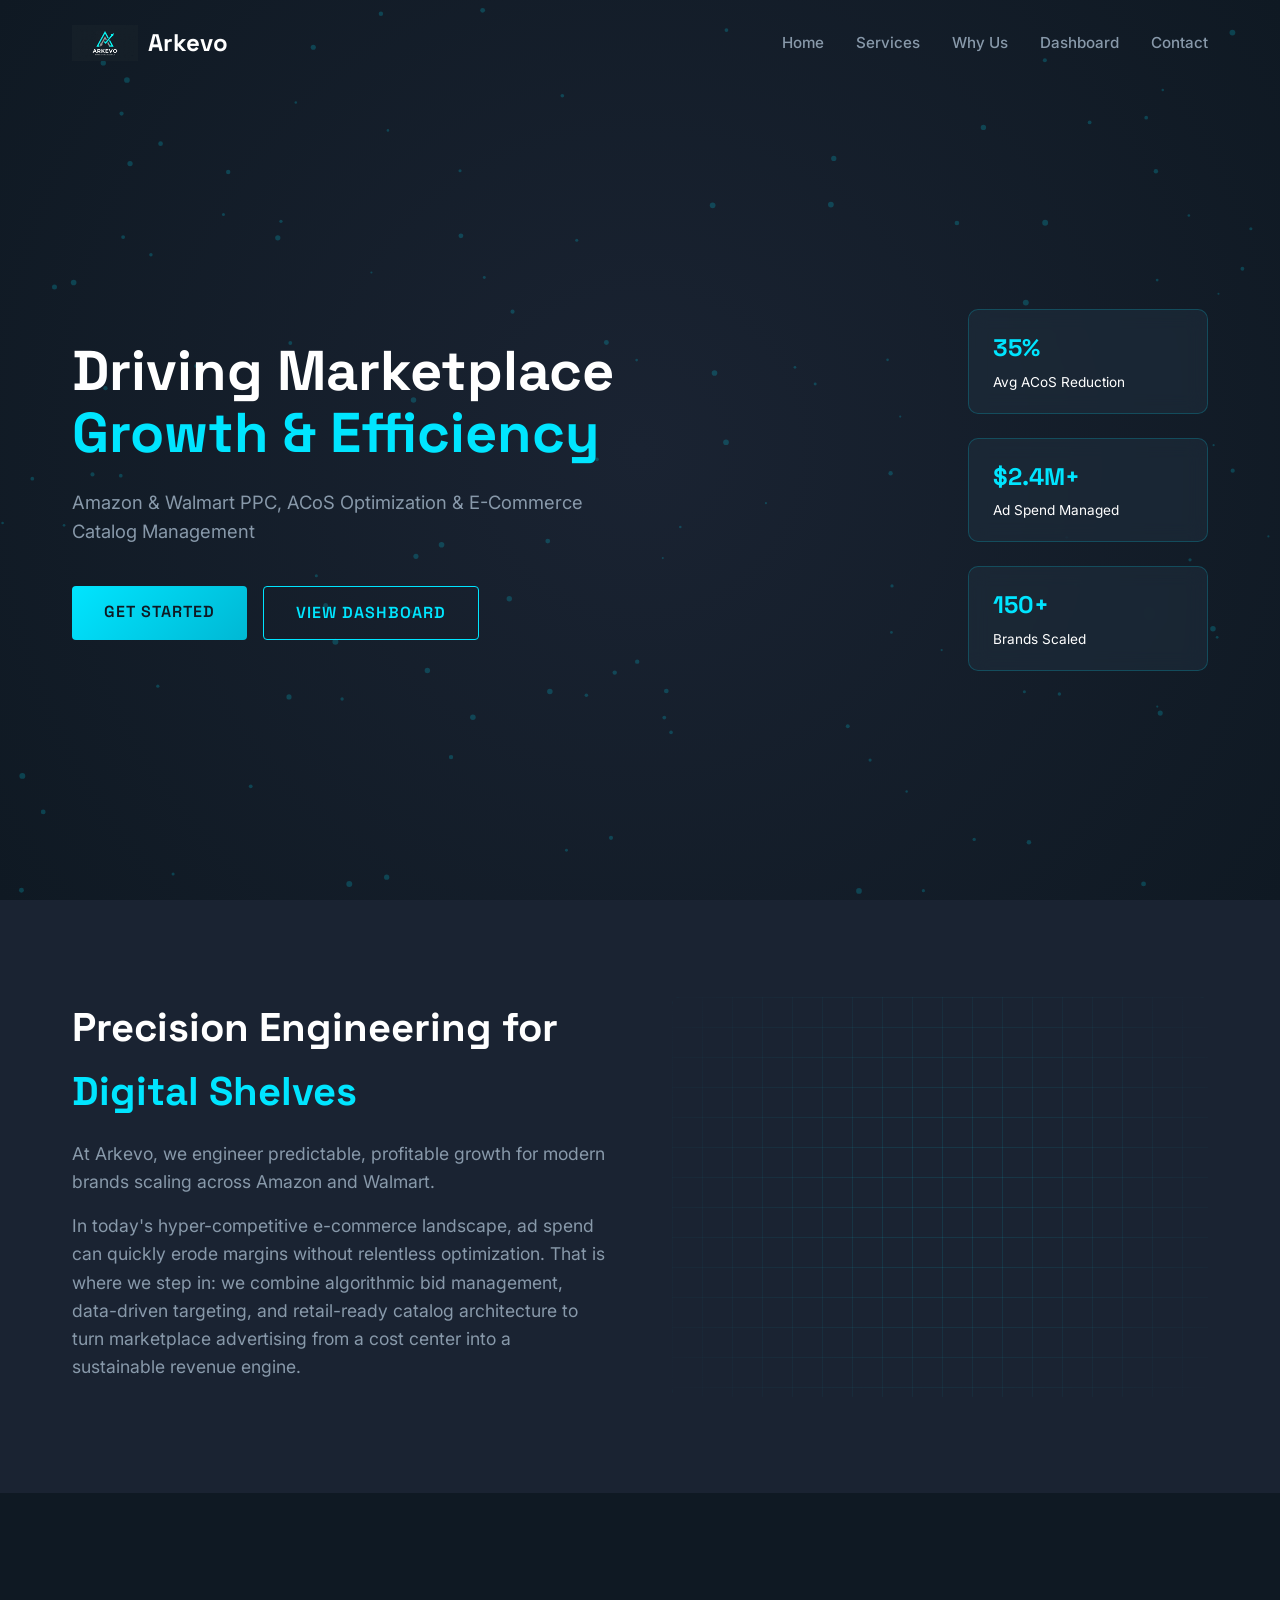
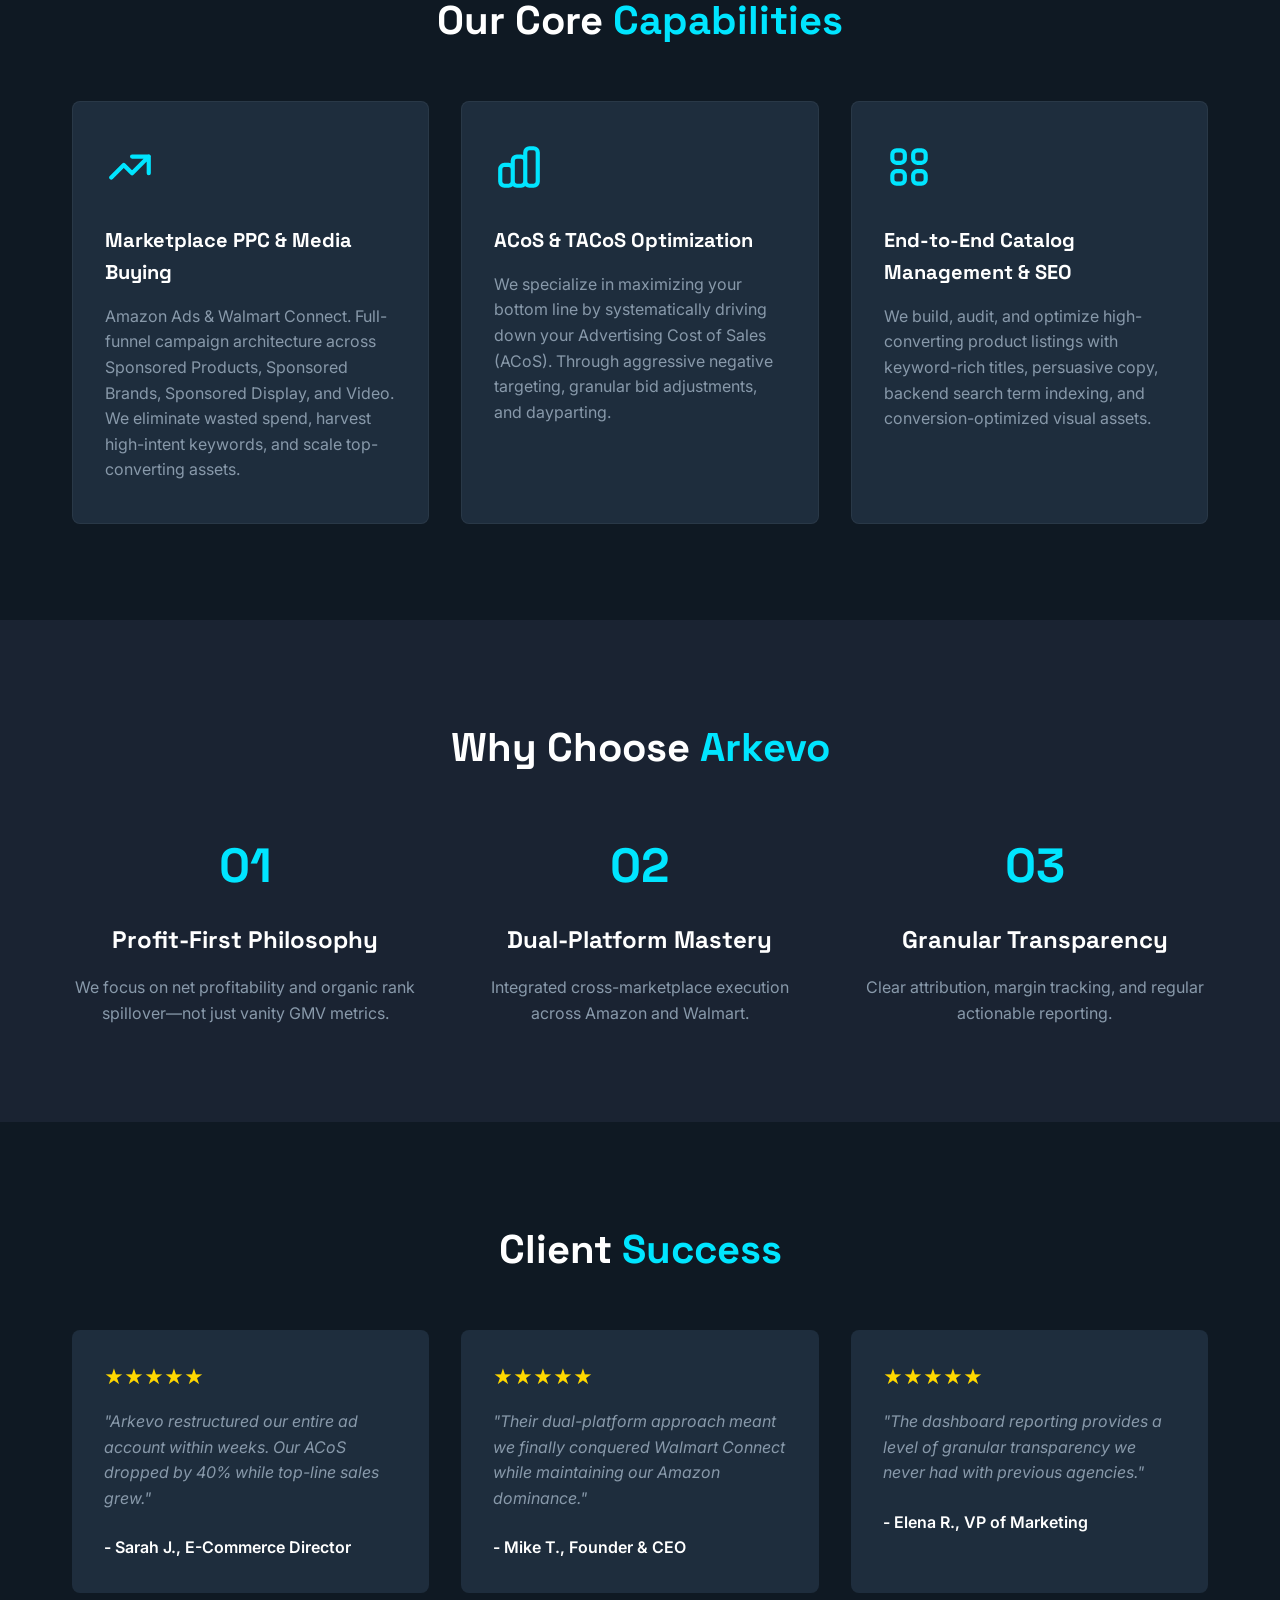
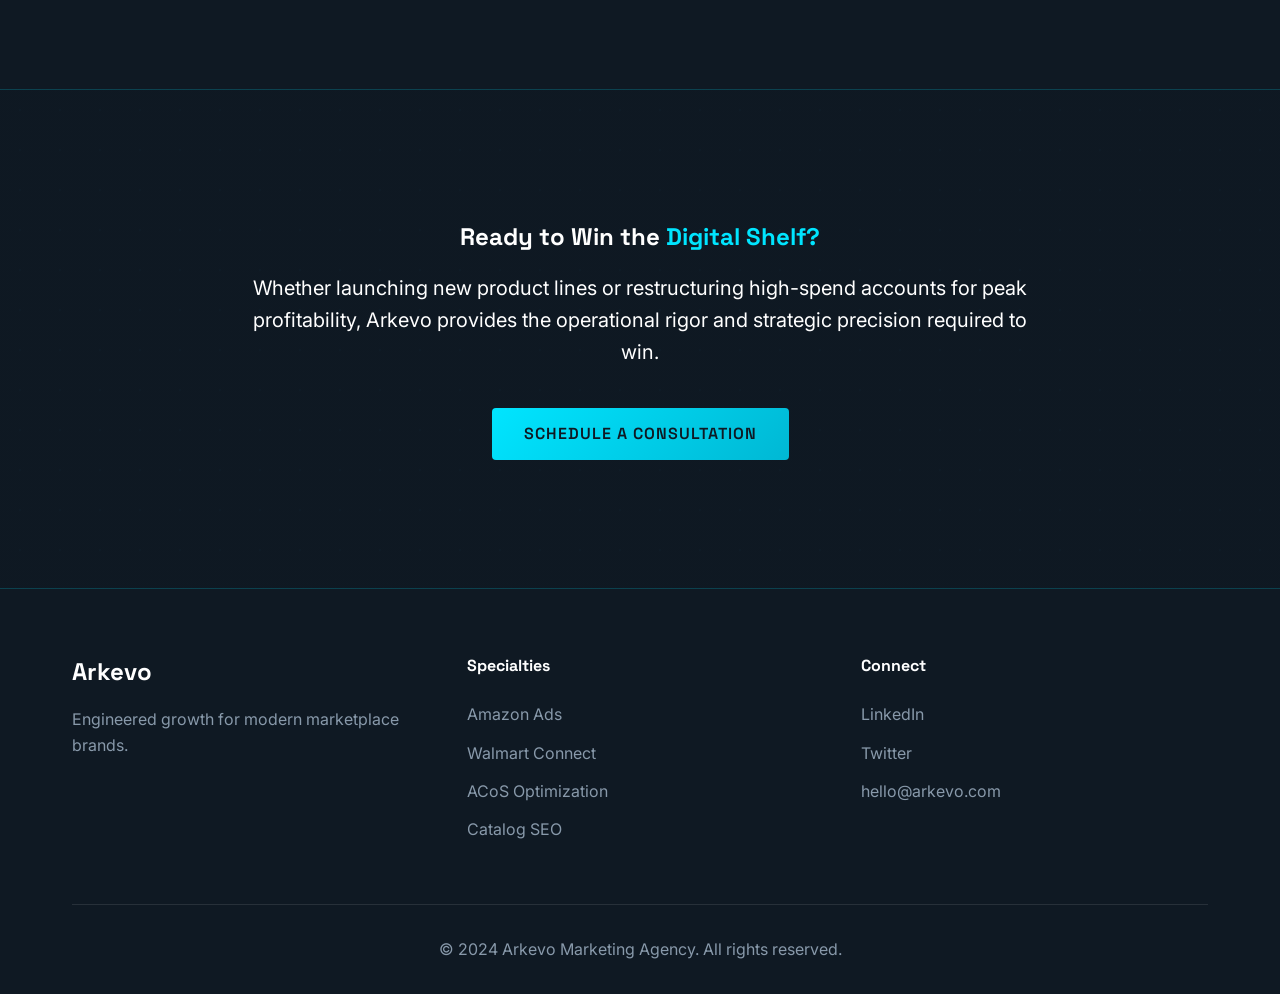
<file: index.backup.html>
<!DOCTYPE html>
<html lang="en">
<head>
    <meta charset="UTF-8">
    <meta name="viewport" content="width=device-width, initial-scale=1.0">
    <title>Arkevo | Marketplace Growth & Efficiency</title>
    <link rel="preconnect" href="https://fonts.googleapis.com">
    <link rel="preconnect" href="https://fonts.gstatic.com" crossorigin>
    <link href="https://fonts.googleapis.com/css2?family=Inter:wght@300;400;500;600&family=Space+Grotesk:wght@400;500;600;700&display=swap" rel="stylesheet">
    <style>
        :root {
            --primary: #00E5FF;
            --primary-dark: #00B8D4;
            --bg-dark: #0f1923;
            --bg-secondary: #1a2332;
            --bg-card: #1e2d3d;
            --text-white: #ffffff;
            --text-gray: #8899aa;
            --accent-gradient: linear-gradient(135deg, #00E5FF, #00B8D4);
        }

        * {
            margin: 0;
            padding: 0;
            box-sizing: border-box;
        }

        body {
            font-family: 'Inter', sans-serif;
            background-color: var(--bg-dark);
            color: var(--text-gray);
            line-height: 1.6;
            overflow-x: hidden;
            scroll-behavior: smooth;
        }

        h1, h2, h3, h4, h5, h6 {
            font-family: 'Space Grotesk', sans-serif;
            color: var(--text-white);
            margin-bottom: 1rem;
        }

        a {
            text-decoration: none;
            color: inherit;
        }

        ul {
            list-style: none;
        }

        .container {
            max-width: 1200px;
            margin: 0 auto;
            padding: 0 2rem;
        }

        /* Utility */
        .cyan-text {
            color: var(--primary);
        }

        .btn {
            display: inline-block;
            padding: 0.8rem 2rem;
            border-radius: 4px;
            font-family: 'Space Grotesk', sans-serif;
            font-weight: 600;
            text-transform: uppercase;
            letter-spacing: 1px;
            transition: all 0.3s ease;
            cursor: pointer;
        }

        .btn-primary {
            background: var(--accent-gradient);
            color: var(--bg-dark);
            border: none;
        }

        .btn-primary:hover {
            box-shadow: 0 0 20px rgba(0, 229, 255, 0.4);
            transform: translateY(-2px);
        }

        .btn-outline {
            background: transparent;
            color: var(--primary);
            border: 1px solid var(--primary);
        }

        .btn-outline:hover {
            background: rgba(0, 229, 255, 0.1);
            transform: translateY(-2px);
        }

        .section {
            padding: 6rem 0;
        }

        /* Animations */
        .fade-in {
            opacity: 0;
            transform: translateY(30px);
            transition: opacity 0.8s ease, transform 0.8s ease;
        }

        .fade-in.visible {
            opacity: 1;
            transform: translateY(0);
        }

        /* Navbar */
        nav {
            position: fixed;
            top: 0;
            left: 0;
            width: 100%;
            padding: 1.5rem 0;
            z-index: 1000;
            transition: all 0.3s ease;
            background: transparent;
        }

        nav.scrolled {
            background: rgba(15, 25, 35, 0.95);
            backdrop-filter: blur(10px);
            padding: 1rem 0;
            box-shadow: 0 4px 20px rgba(0,0,0,0.3);
        }

        .nav-container {
            display: flex;
            justify-content: space-between;
            align-items: center;
        }

        .logo img {
            height: 40px;
        }
        
        .logo-text {
            font-family: 'Space Grotesk', sans-serif;
            font-size: 1.5rem;
            font-weight: 700;
            color: var(--text-white);
            display: flex;
            align-items: center;
            gap: 10px;
        }

        .logo-text img {
            height: 36px;
            width: auto;
            object-fit: contain;
        }

        .nav-links {
            display: flex;
            gap: 2rem;
            align-items: center;
        }

        .nav-links a {
            font-weight: 500;
            font-size: 0.95rem;
            transition: color 0.3s;
        }

        .nav-links a:hover {
            color: var(--primary);
        }

        .mobile-menu-btn {
            display: none;
            color: var(--text-white);
            font-size: 1.5rem;
            cursor: pointer;
        }

        /* Hero */
        .hero {
            min-height: 100vh;
            display: flex;
            align-items: center;
            position: relative;
            background: radial-gradient(circle at center, var(--bg-secondary) 0%, var(--bg-dark) 100%);
            overflow: hidden;
            padding-top: 80px;
        }

        #particles-js {
            position: absolute;
            top: 0;
            left: 0;
            width: 100%;
            height: 100%;
            z-index: 1;
        }

        .hero > .container {
            display: flex;
            align-items: center;
            justify-content: space-between;
            gap: 3rem;
            position: relative;
            z-index: 2;
            width: 100%;
        }

        .hero-content {
            flex: 1;
            max-width: 600px;
        }

        .hero h1 {
            font-size: 3.5rem;
            line-height: 1.1;
            margin-bottom: 1.5rem;
        }

        .hero p {
            font-size: 1.15rem;
            margin-bottom: 2.5rem;
            max-width: 520px;
        }

        .hero-btns {
            display: flex;
            gap: 1rem;
            flex-wrap: wrap;
        }

        /* Floating Stats */
        .floating-stats {
            display: flex;
            flex-direction: column;
            gap: 1.5rem;
            flex-shrink: 0;
            width: 240px;
        }

        .stat-card {
            background: rgba(30, 45, 61, 0.6);
            backdrop-filter: blur(10px);
            border: 1px solid rgba(0, 229, 255, 0.2);
            padding: 1.2rem 1.5rem;
            border-radius: 10px;
            animation: float 6s ease-in-out infinite;
        }

        .stat-card:nth-child(2) { animation-delay: -2s; }
        .stat-card:nth-child(3) { animation-delay: -4s; }

        .stat-value {
            font-family: 'Space Grotesk', sans-serif;
            font-size: 1.5rem;
            font-weight: 700;
            color: var(--primary);
            margin-bottom: 0.25rem;
        }
        .stat-label {
            font-size: 0.85rem;
            color: var(--text-white);
        }

        @keyframes float {
            0% { transform: translateY(0px); }
            50% { transform: translateY(-12px); }
            100% { transform: translateY(0px); }
        }

        /* About Section */
        .about-section {
            background-color: var(--bg-secondary);
        }

        .about-grid {
            display: grid;
            grid-template-columns: 1fr 1fr;
            gap: 4rem;
            align-items: center;
        }

        .about-text h2 {
            font-size: 2.5rem;
        }
        
        .about-text p {
            font-size: 1.1rem;
            margin-bottom: 1rem;
        }

        .about-visual {
            height: 400px;
            background-image: 
                linear-gradient(rgba(0, 229, 255, 0.1) 1px, transparent 1px),
                linear-gradient(90deg, rgba(0, 229, 255, 0.1) 1px, transparent 1px);
            background-size: 30px 30px;
            position: relative;
            border-radius: 8px;
            overflow: hidden;
        }
        
        .about-visual::after {
            content: '';
            position: absolute;
            top: 0; left: 0; right: 0; bottom: 0;
            background: radial-gradient(circle, transparent 20%, var(--bg-secondary) 100%);
        }

        /* Services Section */
        .services-section h2 {
            text-align: center;
            font-size: 2.5rem;
            margin-bottom: 3rem;
        }

        .services-grid {
            display: grid;
            grid-template-columns: repeat(auto-fit, minmax(300px, 1fr));
            gap: 2rem;
        }

        .service-card {
            background: var(--bg-card);
            padding: 2.5rem 2rem;
            border-radius: 8px;
            border: 1px solid rgba(255,255,255,0.05);
            transition: all 0.4s ease;
            position: relative;
            overflow: hidden;
        }

        .service-card::before {
            content: '';
            position: absolute;
            top: 0; left: 0; right: 0;
            height: 2px;
            background: var(--accent-gradient);
            transform: scaleX(0);
            transform-origin: left;
            transition: transform 0.4s ease;
        }

        .service-card:hover {
            transform: translateY(-10px);
            box-shadow: 0 10px 30px rgba(0,0,0,0.3);
            border-color: rgba(0, 229, 255, 0.3);
        }

        .service-card:hover::before {
            transform: scaleX(1);
        }

        .service-icon {
            width: 50px;
            height: 50px;
            margin-bottom: 1.5rem;
            color: var(--primary);
        }

        .service-card h3 {
            font-size: 1.25rem;
            margin-bottom: 1rem;
        }

        /* Why Us Section */
        .why-us-section {
            background-color: var(--bg-secondary);
        }

        .why-us-section h2 {
            text-align: center;
            font-size: 2.5rem;
            margin-bottom: 3rem;
        }

        .features-grid {
            display: grid;
            grid-template-columns: repeat(auto-fit, minmax(300px, 1fr));
            gap: 3rem;
            text-align: center;
        }

        .feature-block h3 {
            color: var(--text-white);
            margin-bottom: 1rem;
            font-size: 1.5rem;
        }
        
        .counter-wrap {
            font-size: 3rem;
            font-family: 'Space Grotesk', sans-serif;
            font-weight: 700;
            color: var(--primary);
            margin-bottom: 1rem;
        }

        /* Testimonials */
        .testimonials-section h2 {
            text-align: center;
            font-size: 2.5rem;
            margin-bottom: 3rem;
        }

        .testimonials-grid {
            display: grid;
            grid-template-columns: repeat(auto-fit, minmax(300px, 1fr));
            gap: 2rem;
        }

        .testimonial-card {
            background: var(--bg-card);
            padding: 2rem;
            border-radius: 8px;
        }

        .stars {
            color: #FFD700;
            margin-bottom: 1rem;
            font-size: 1.2rem;
        }

        .testimonial-text {
            font-style: italic;
            margin-bottom: 1.5rem;
        }

        .testimonial-author {
            color: var(--text-white);
            font-weight: 600;
        }

        /* CTA Section */
        .cta-section {
            background: linear-gradient(rgba(15, 25, 35, 0.9), rgba(15, 25, 35, 0.9)),
                        url('data:image/svg+xml;utf8,<svg width="40" height="40" viewBox="0 0 40 40" xmlns="http://www.w3.org/2000/svg"><circle cx="20" cy="20" r="1" fill="%2300E5FF" fill-opacity="0.2"/></svg>');
            text-align: center;
            padding: 8rem 0;
            border-top: 1px solid rgba(0, 229, 255, 0.2);
            border-bottom: 1px solid rgba(0, 229, 255, 0.2);
        }

        .cta-content {
            max-width: 800px;
            margin: 0 auto;
        }

        .cta-content p {
            font-size: 1.25rem;
            margin-bottom: 2.5rem;
            color: var(--text-white);
        }

        /* Footer */
        footer {
            background: var(--bg-dark);
            padding: 4rem 0 2rem;
        }

        .footer-grid {
            display: grid;
            grid-template-columns: repeat(auto-fit, minmax(200px, 1fr));
            gap: 3rem;
            margin-bottom: 3rem;
        }

        .footer-col h4 {
            color: var(--text-white);
            margin-bottom: 1.5rem;
        }

        .footer-col ul li {
            margin-bottom: 0.8rem;
        }
        
        .footer-col ul li a:hover {
            color: var(--primary);
        }

        .footer-bottom {
            text-align: center;
            padding-top: 2rem;
            border-top: 1px solid rgba(255,255,255,0.1);
        }

        /* Mobile Responsive */
        @media (max-width: 992px) {
            .hero h1 { font-size: 3rem; }
            .floating-stats { display: none; }
            .about-grid { grid-template-columns: 1fr; }
        }

        @media (max-width: 768px) {
            .nav-links {
                position: fixed;
                top: 70px;
                left: -100%;
                width: 100%;
                height: calc(100vh - 70px);
                background: var(--bg-dark);
                flex-direction: column;
                justify-content: center;
                transition: 0.3s;
            }
            .nav-links.active { left: 0; }
            .mobile-menu-btn { display: block; }
            .hero h1 { font-size: 2.5rem; }
            .hero-btns { flex-direction: column; }
            .btn { text-align: center; }
        }
    </style>
</head>
<body>

    <!-- Navbar -->
    <nav id="navbar">
        <div class="container nav-container">
            <a href="#" class="logo-text">
                <img src="assets/logo.jpg" alt="Arkevo Logo" onerror="this.style.display='none'">
                Arkevo
            </a>
            <div class="nav-links">
                <a href="#home">Home</a>
                <a href="#services">Services</a>
                <a href="#why-us">Why Us</a>
                <a href="dashboard.html">Dashboard</a>
                <a href="#contact">Contact</a>
            </div>
            <div class="mobile-menu-btn">☰</div>
        </div>
    </nav>

    <!-- Hero Section -->
    <section id="home" class="hero">
        <canvas id="particles-js"></canvas>
        <div class="container">
            <div class="hero-content fade-in">
                <h1>Driving Marketplace <span class="cyan-text">Growth & Efficiency</span></h1>
                <p>Amazon & Walmart PPC, ACoS Optimization & E-Commerce Catalog Management</p>
                <div class="hero-btns">
                    <a href="#contact" class="btn btn-primary">Get Started</a>
                    <a href="dashboard.html" class="btn btn-outline">View Dashboard</a>
                </div>
            </div>
            <div class="floating-stats">
                <div class="stat-card">
                    <div class="stat-value">35%</div>
                    <div class="stat-label">Avg ACoS Reduction</div>
                </div>
                <div class="stat-card">
                    <div class="stat-value">$2.4M+</div>
                    <div class="stat-label">Ad Spend Managed</div>
                </div>
                <div class="stat-card">
                    <div class="stat-value">150+</div>
                    <div class="stat-label">Brands Scaled</div>
                </div>
            </div>
        </div>
    </section>

    <!-- About Section -->
    <section id="about" class="section about-section">
        <div class="container about-grid">
            <div class="about-text fade-in">
                <h2>Precision Engineering for <span class="cyan-text">Digital Shelves</span></h2>
                <p>At Arkevo, we engineer predictable, profitable growth for modern brands scaling across Amazon and Walmart.</p>
                <p>In today's hyper-competitive e-commerce landscape, ad spend can quickly erode margins without relentless optimization. That is where we step in: we combine algorithmic bid management, data-driven targeting, and retail-ready catalog architecture to turn marketplace advertising from a cost center into a sustainable revenue engine.</p>
            </div>
            <div class="about-visual fade-in"></div>
        </div>
    </section>

    <!-- Services Section -->
    <section id="services" class="section services-section">
        <div class="container">
            <h2 class="fade-in">Our Core <span class="cyan-text">Capabilities</span></h2>
            <div class="services-grid">
                <!-- Card 1 -->
                <div class="service-card fade-in">
                    <svg class="service-icon" fill="none" stroke="currentColor" viewBox="0 0 24 24" xmlns="http://www.w3.org/2000/svg"><path stroke-linecap="round" stroke-linejoin="round" stroke-width="2" d="M13 7h8m0 0v8m0-8l-8 8-4-4-6 6"></path></svg>
                    <h3>Marketplace PPC & Media Buying</h3>
                    <p>Amazon Ads & Walmart Connect. Full-funnel campaign architecture across Sponsored Products, Sponsored Brands, Sponsored Display, and Video. We eliminate wasted spend, harvest high-intent keywords, and scale top-converting assets.</p>
                </div>
                <!-- Card 2 -->
                <div class="service-card fade-in">
                    <svg class="service-icon" fill="none" stroke="currentColor" viewBox="0 0 24 24" xmlns="http://www.w3.org/2000/svg"><path stroke-linecap="round" stroke-linejoin="round" stroke-width="2" d="M9 19v-6a2 2 0 00-2-2H5a2 2 0 00-2 2v6a2 2 0 002 2h2a2 2 0 002-2zm0 0V9a2 2 0 012-2h2a2 2 0 012 2v10m-6 0a2 2 0 002 2h2a2 2 0 002-2m0 0V5a2 2 0 012-2h2a2 2 0 012 2v14a2 2 0 01-2 2h-2a2 2 0 01-2-2z"></path></svg>
                    <h3>ACoS & TACoS Optimization</h3>
                    <p>We specialize in maximizing your bottom line by systematically driving down your Advertising Cost of Sales (ACoS). Through aggressive negative targeting, granular bid adjustments, and dayparting.</p>
                </div>
                <!-- Card 3 -->
                <div class="service-card fade-in">
                    <svg class="service-icon" fill="none" stroke="currentColor" viewBox="0 0 24 24" xmlns="http://www.w3.org/2000/svg"><path stroke-linecap="round" stroke-linejoin="round" stroke-width="2" d="M4 6a2 2 0 012-2h2a2 2 0 012 2v2a2 2 0 01-2 2H6a2 2 0 01-2-2V6zM14 6a2 2 0 012-2h2a2 2 0 012 2v2a2 2 0 01-2 2h-2a2 2 0 01-2-2V6zM4 16a2 2 0 012-2h2a2 2 0 012 2v2a2 2 0 01-2 2H6a2 2 0 01-2-2v-2zM14 16a2 2 0 012-2h2a2 2 0 012 2v2a2 2 0 01-2 2h-2a2 2 0 01-2-2v-2z"></path></svg>
                    <h3>End-to-End Catalog Management & SEO</h3>
                    <p>We build, audit, and optimize high-converting product listings with keyword-rich titles, persuasive copy, backend search term indexing, and conversion-optimized visual assets.</p>
                </div>
            </div>
        </div>
    </section>

    <!-- Why Us Section -->
    <section id="why-us" class="section why-us-section">
        <div class="container">
            <h2 class="fade-in">Why Choose <span class="cyan-text">Arkevo</span></h2>
            <div class="features-grid">
                <div class="feature-block fade-in">
                    <div class="counter-wrap">01</div>
                    <h3>Profit-First Philosophy</h3>
                    <p>We focus on net profitability and organic rank spillover—not just vanity GMV metrics.</p>
                </div>
                <div class="feature-block fade-in">
                    <div class="counter-wrap">02</div>
                    <h3>Dual-Platform Mastery</h3>
                    <p>Integrated cross-marketplace execution across Amazon and Walmart.</p>
                </div>
                <div class="feature-block fade-in">
                    <div class="counter-wrap">03</div>
                    <h3>Granular Transparency</h3>
                    <p>Clear attribution, margin tracking, and regular actionable reporting.</p>
                </div>
            </div>
        </div>
    </section>

    <!-- Testimonials -->
    <section class="section testimonials-section">
        <div class="container">
            <h2 class="fade-in">Client <span class="cyan-text">Success</span></h2>
            <div class="testimonials-grid">
                <div class="testimonial-card fade-in">
                    <div class="stars">★★★★★</div>
                    <p class="testimonial-text">"Arkevo restructured our entire ad account within weeks. Our ACoS dropped by 40% while top-line sales grew."</p>
                    <p class="testimonial-author">- Sarah J., E-Commerce Director</p>
                </div>
                <div class="testimonial-card fade-in">
                    <div class="stars">★★★★★</div>
                    <p class="testimonial-text">"Their dual-platform approach meant we finally conquered Walmart Connect while maintaining our Amazon dominance."</p>
                    <p class="testimonial-author">- Mike T., Founder & CEO</p>
                </div>
                <div class="testimonial-card fade-in">
                    <div class="stars">★★★★★</div>
                    <p class="testimonial-text">"The dashboard reporting provides a level of granular transparency we never had with previous agencies."</p>
                    <p class="testimonial-author">- Elena R., VP of Marketing</p>
                </div>
            </div>
        </div>
    </section>

    <!-- CTA Section -->
    <section id="contact" class="cta-section">
        <div class="container">
            <div class="cta-content fade-in">
                <h2>Ready to Win the <span class="cyan-text">Digital Shelf?</span></h2>
                <p>Whether launching new product lines or restructuring high-spend accounts for peak profitability, Arkevo provides the operational rigor and strategic precision required to win.</p>
                <a href="mailto:hello@arkevo.com" class="btn btn-primary">Schedule a Consultation</a>
            </div>
        </div>
    </section>

    <!-- Footer -->
    <footer>
        <div class="container">
            <div class="footer-grid">
                <div class="footer-col">
                    <a href="#" class="logo-text" style="margin-bottom:1rem;">Arkevo</a>
                    <p>Engineered growth for modern marketplace brands.</p>
                </div>
                <div class="footer-col">
                    <h4>Specialties</h4>
                    <ul>
                        <li><a href="#">Amazon Ads</a></li>
                        <li><a href="#">Walmart Connect</a></li>
                        <li><a href="#">ACoS Optimization</a></li>
                        <li><a href="#">Catalog SEO</a></li>
                    </ul>
                </div>
                <div class="footer-col">
                    <h4>Connect</h4>
                    <ul>
                        <li><a href="#">LinkedIn</a></li>
                        <li><a href="#">Twitter</a></li>
                        <li><a href="mailto:hello@arkevo.com">hello@arkevo.com</a></li>
                    </ul>
                </div>
            </div>
            <div class="footer-bottom">
                <p>&copy; 2024 Arkevo Marketing Agency. All rights reserved.</p>
            </div>
        </div>
    </footer>

    <script>
        // Navbar Scroll Effect
        const navbar = document.getElementById('navbar');
        window.addEventListener('scroll', () => {
            if (window.scrollY > 50) {
                navbar.classList.add('scrolled');
            } else {
                navbar.classList.remove('scrolled');
            }
        });

        // Mobile Menu
        const mobileBtn = document.querySelector('.mobile-menu-btn');
        const navLinks = document.querySelector('.nav-links');
        mobileBtn.addEventListener('click', () => {
            navLinks.classList.toggle('active');
            mobileBtn.textContent = navLinks.classList.contains('active') ? '✕' : '☰';
        });

        // Intersection Observer for scroll animations
        const observerOptions = {
            threshold: 0.1,
            rootMargin: '0px 0px -50px 0px'
        };

        const observer = new IntersectionObserver((entries) => {
            entries.forEach(entry => {
                if (entry.isIntersecting) {
                    entry.target.classList.add('visible');
                    observer.unobserve(entry.target);
                }
            });
        }, observerOptions);

        document.querySelectorAll('.fade-in').forEach(element => {
            observer.observe(element);
        });

        // Basic Canvas Particles for Hero
        const canvas = document.getElementById('particles-js');
        const ctx = canvas.getContext('2d');
        
        canvas.width = window.innerWidth;
        canvas.height = window.innerHeight;

        let particlesArray;

        class Particle {
            constructor(x, y, directionX, directionY, size, color) {
                this.x = x;
                this.y = y;
                this.directionX = directionX;
                this.directionY = directionY;
                this.size = size;
                this.color = color;
            }
            draw() {
                ctx.beginPath();
                ctx.arc(this.x, this.y, this.size, 0, Math.PI * 2, false);
                ctx.fillStyle = this.color;
                ctx.fill();
            }
            update() {
                if (this.x > canvas.width || this.x < 0) {
                    this.directionX = -this.directionX;
                }
                if (this.y > canvas.height || this.y < 0) {
                    this.directionY = -this.directionY;
                }
                this.x += this.directionX;
                this.y += this.directionY;
                this.draw();
            }
        }

        function init() {
            particlesArray = [];
            let numberOfParticles = (canvas.height * canvas.width) / 9000;
            for (let i = 0; i < numberOfParticles; i++) {
                let size = (Math.random() * 2) + 1;
                let x = (Math.random() * ((innerWidth - size * 2) - (size * 2)) + size * 2);
                let y = (Math.random() * ((innerHeight - size * 2) - (size * 2)) + size * 2);
                let directionX = (Math.random() * 2) - 1;
                let directionY = (Math.random() * 2) - 1;
                let color = 'rgba(0, 229, 255, 0.2)';
                particlesArray.push(new Particle(x, y, directionX, directionY, size, color));
            }
        }

        function animate() {
            requestAnimationFrame(animate);
            ctx.clearRect(0, 0, innerWidth, innerHeight);
            for (let i = 0; i < particlesArray.length; i++) {
                particlesArray[i].update();
            }
        }

        window.addEventListener('resize', () => {
            canvas.width = innerWidth;
            canvas.height = innerHeight;
            init();
        });

        init();
        animate();
    </script>
</body>
</html>
</file>
<file: css/base.css>
:root {
            --primary: #00E5FF;
            --primary-glow: rgba(0, 229, 255, 0.4);
            --primary-dark: #00B8D4;
            --bg-dark: #090e14;
            --bg-secondary: #0f1722;
            --bg-card: rgba(22, 34, 48, 0.7);
            --bg-card-hover: rgba(28, 44, 62, 0.9);
            --bg-card-solid: #152230;
            --text-white: #ffffff;
            --text-gray: #94a3b8;
            --text-muted: #64748b;
            --accent-green: #00E676;
            --accent-amber: #FFD740;
            --border-subtle: rgba(255, 255, 255, 0.08);
            --border-highlight: rgba(0, 229, 255, 0.3);
            --accent-gradient: linear-gradient(135deg, #00E5FF 0%, #00B8D4 100%);
            --hero-gradient: radial-gradient(circle at 50% 20%, #15273b 0%, #090e14 70%);
            --card-shadow: 0 10px 30px -10px rgba(0, 0, 0, 0.5);
            --glow-shadow: 0 0 35px -5px rgba(0, 229, 255, 0.25);
        }

        * {
            margin: 0;
            padding: 0;
            box-sizing: border-box;
        }

        html {
            scroll-behavior: smooth;
        }

        body {
            font-family: 'Inter', -apple-system, BlinkMacSystemFont, sans-serif;
            background-color: var(--bg-dark);
            color: var(--text-gray);
            line-height: 1.6;
            overflow-x: hidden;
            -webkit-font-smoothing: antialiased;
        }

        h1, h2, h3, h4, h5, h6 {
            font-family: 'Space Grotesk', sans-serif;
            color: var(--text-white);
            line-height: 1.2;
            letter-spacing: -0.02em;
        }

        a {
            text-decoration: none;
            color: inherit;
        }

        ul {
            list-style: none;
        }

        .container {
            max-width: 1240px;
            margin: 0 auto;
            padding: 0 1.5rem;
        }

        /* Monospace and Micro-badges (SellerPass Reference) */
        .mono-badge {
            display: inline-flex;
            align-items: center;
            gap: 8px;
            padding: 6px 14px;
            border-radius: 9999px;
            background: rgba(0, 229, 255, 0.07);
            border: 1px solid rgba(0, 229, 255, 0.3);
            font-family: 'JetBrains Mono', monospace;
            font-size: 0.75rem;
            font-weight: 600;
            color: var(--primary);
            text-transform: uppercase;
            letter-spacing: 0.05em;
            margin-bottom: 1.25rem;
            backdrop-filter: blur(8px);
        }

        .mono-badge .pulse-dot {
            width: 7px;
            height: 7px;
            border-radius: 50%;
            background-color: var(--accent-green);
            box-shadow: 0 0 10px var(--accent-green);
            animation: pulse-glow 2s infinite ease-in-out;
        }

        @keyframes pulse-glow {
            0%, 100% { opacity: 1; transform: scale(1); }
            50% { opacity: 0.4; transform: scale(0.8); }
        }

        .cyan-text {
            color: var(--primary);
            background: linear-gradient(135deg, #00E5FF, #70f3ff);
            -webkit-background-clip: text;
            -webkit-text-fill-color: transparent;
        }

        /* Buttons */
        .btn {
            display: inline-flex;
            align-items: center;
            justify-content: center;
            gap: 10px;
            padding: 0.9rem 2rem;
            border-radius: 6px;
            font-family: 'Space Grotesk', sans-serif;
            font-size: 0.95rem;
            font-weight: 600;
            letter-spacing: 0.02em;
            transition: all 0.25s cubic-bezier(0.16, 1, 0.3, 1);
            cursor: pointer;
            text-align: center;
            white-space: nowrap;
        }

        .btn-primary {
            background: var(--accent-gradient);
            color: #050b11;
            border: 1px solid transparent;
            box-shadow: 0 4px 18px rgba(0, 229, 255, 0.3);
        }

        .btn-primary:hover {
            box-shadow: 0 8px 25px rgba(0, 229, 255, 0.5);
            transform: translateY(-2px);
            filter: brightness(1.08);
        }

        .btn-outline {
            background: rgba(255, 255, 255, 0.03);
            color: var(--text-white);
            border: 1px solid var(--border-subtle);
            backdrop-filter: blur(8px);
        }

        .btn-outline:hover {
            background: rgba(0, 229, 255, 0.1);
            border-color: var(--primary);
            color: var(--primary);
            transform: translateY(-2px);
        }

        .btn-sm {
            padding: 0.6rem 1.25rem;
            font-size: 0.85rem;
        }

        .section {
            padding: 6.5rem 0;
            position: relative;
        }

        .section-header {
            text-align: center;
            max-width: 780px;
            margin: 0 auto 4rem auto;
        }

        .section-header h2 {
            font-size: 2.75rem;
            margin-bottom: 1.2rem;
        }

        .section-header p {
            font-size: 1.15rem;
            color: var(--text-gray);
        }

        /* Animations */
        .fade-in {
            opacity: 0;
            transform: translateY(24px);
            transition: opacity 0.7s cubic-bezier(0.16, 1, 0.3, 1), transform 0.7s cubic-bezier(0.16, 1, 0.3, 1);
        }

        .fade-in.visible {
            opacity: 1;
            transform: translateY(0);
        }
</file>
<file: css/navbar.css>
/* Navbar */
        nav {
            position: fixed;
            top: 0;
            left: 0;
            width: 100%;
            padding: 1.25rem 0;
            z-index: 1000;
            transition: all 0.3s ease;
            background: linear-gradient(180deg, rgba(9, 14, 20, 0.85) 0%, rgba(9, 14, 20, 0) 100%);
        }

        nav.scrolled {
            background: rgba(9, 14, 20, 0.94);
            backdrop-filter: blur(14px);
            border-bottom: 1px solid var(--border-subtle);
            padding: 0.9rem 0;
            box-shadow: 0 10px 30px rgba(0, 0, 0, 0.5);
        }

        .nav-container {
            display: flex;
            justify-content: space-between;
            align-items: center;
        }

        .brand-logo {
            display: flex;
            align-items: center;
            gap: 12px;
        }

        .brand-logo img {
            height: 42px;
            width: auto;
            border-radius: 6px;
            object-fit: contain;
        }

        .brand-name {
            font-family: 'Space Grotesk', sans-serif;
            font-size: 1.35rem;
            font-weight: 700;
            color: var(--text-white);
            letter-spacing: -0.01em;
            display: flex;
            align-items: center;
            gap: 4px;
        }

        .brand-name span {
            color: var(--primary);
        }

        .nav-links {
            display: flex;
            gap: 2.2rem;
            align-items: center;
        }

        .nav-links a {
            font-size: 0.92rem;
            font-weight: 500;
            color: var(--text-gray);
            transition: color 0.2s ease;
        }

        .nav-links a:hover {
            color: var(--primary);
        }

        .nav-cta {
            display: flex;
            align-items: center;
            gap: 1rem;
        }

        .mobile-menu-btn {
            display: none;
            color: var(--text-white);
            font-size: 1.6rem;
            cursor: pointer;
            background: none;
            border: none;
        }
</file>
<file: css/hero.css>
/* Hero Section */
        .hero {
            min-height: 100vh;
            display: flex;
            align-items: center;
            position: relative;
            background: var(--hero-gradient);
            padding-top: 120px;
            padding-bottom: 5rem;
            overflow: hidden;
        }

        #particles-js {
            position: absolute;
            top: 0;
            left: 0;
            width: 100%;
            height: 100%;
            z-index: 1;
            pointer-events: none;
        }

        .hero > .container {
            display: grid;
            grid-template-columns: 1.15fr 0.85fr;
            align-items: center;
            gap: 4rem;
            position: relative;
            z-index: 2;
        }

        .hero-content {
            max-width: 660px;
        }

        .hero h1 {
            font-size: 3.75rem;
            font-weight: 700;
            line-height: 1.1;
            margin-bottom: 1.5rem;
            letter-spacing: -0.03em;
        }

        .hero p.lead {
            font-size: 1.25rem;
            line-height: 1.6;
            color: #cbd5e1;
            margin-bottom: 2.5rem;
        }

        .hero-btns {
            display: flex;
            gap: 1.25rem;
            flex-wrap: wrap;
            margin-bottom: 2.5rem;
        }

        .hero-guarantee-note {
            display: flex;
            align-items: center;
            gap: 10px;
            font-size: 0.85rem;
            color: var(--text-muted);
            font-family: 'JetBrains Mono', monospace;
        }

        .hero-guarantee-note svg {
            color: var(--accent-green);
        }

        /* Floating Stats Column */
        .floating-stats-grid {
            display: flex;
            flex-direction: column;
            gap: 1.25rem;
        }

        .stat-card-featured {
            background: var(--bg-card);
            backdrop-filter: blur(12px);
            border: 1px solid var(--border-subtle);
            border-radius: 12px;
            padding: 1.6rem 1.8rem;
            box-shadow: var(--card-shadow);
            transition: all 0.3s ease;
            position: relative;
            overflow: hidden;
        }

        .stat-card-featured::after {
            content: '';
            position: absolute;
            top: 0;
            left: 0;
            width: 3px;
            height: 100%;
            background: var(--accent-gradient);
        }

        .stat-card-featured:hover {
            border-color: var(--border-highlight);
            transform: translateY(-4px);
            box-shadow: var(--glow-shadow);
        }

        .stat-badge-top {
            display: flex;
            justify-content: space-between;
            align-items: center;
            margin-bottom: 0.6rem;
        }

        .stat-tag {
            font-family: 'JetBrains Mono', monospace;
            font-size: 0.72rem;
            text-transform: uppercase;
            letter-spacing: 0.05em;
            color: var(--text-muted);
        }

        .stat-delta {
            font-size: 0.78rem;
            font-weight: 600;
            padding: 2px 8px;
            border-radius: 4px;
        }

        .stat-delta.positive {
            color: var(--accent-green);
            background: rgba(0, 230, 118, 0.1);
        }

        .stat-value {
            font-family: 'Space Grotesk', sans-serif;
            font-size: 2.25rem;
            font-weight: 700;
            color: var(--text-white);
            margin-bottom: 0.3rem;
            display: flex;
            align-items: baseline;
            gap: 6px;
        }

        .stat-value .unit {
            font-size: 1.3rem;
            color: var(--primary);
        }

        .stat-label {
            font-size: 0.9rem;
            color: var(--text-gray);
            line-height: 1.4;
        }
</file>
<file: css/marquee.css>
/* Platform / Logo Strip (SellerPass Reference) */
        .marquee-strip {
            background-color: var(--bg-secondary);
            border-top: 1px solid var(--border-subtle);
            border-bottom: 1px solid var(--border-subtle);
            padding: 2.5rem 0;
            text-align: center;
        }

        .marquee-label {
            font-family: 'JetBrains Mono', monospace;
            font-size: 0.75rem;
            color: var(--text-muted);
            text-transform: uppercase;
            letter-spacing: 0.12em;
            margin-bottom: 1.8rem;
        }

        .platforms-flex {
            display: flex;
            justify-content: center;
            align-items: center;
            flex-wrap: wrap;
            gap: 3rem;
        }

        .platform-item {
            display: flex;
            align-items: center;
            gap: 10px;
            font-family: 'Space Grotesk', sans-serif;
            font-size: 1.1rem;
            font-weight: 600;
            color: #94a3b8;
            opacity: 0.85;
            transition: all 0.25s ease;
        }

        .platform-item:hover {
            color: var(--primary);
            opacity: 1;
            transform: translateY(-2px);
        }

        .platform-dot {
            width: 8px;
            height: 8px;
            border-radius: 50%;
            background: var(--primary);
        }
</file>
<file: css/capabilities.css>
/* Scope / Capabilities Cards */
        .services-grid {
            display: grid;
            grid-template-columns: repeat(auto-fit, minmax(340px, 1fr));
            gap: 2rem;
        }

        .service-card {
            background: var(--bg-card);
            backdrop-filter: blur(12px);
            padding: 2.75rem 2.25rem;
            border-radius: 12px;
            border: 1px solid var(--border-subtle);
            transition: all 0.35s cubic-bezier(0.16, 1, 0.3, 1);
            position: relative;
            overflow: hidden;
            display: flex;
            flex-direction: column;
        }

        .service-card::before {
            content: '';
            position: absolute;
            top: 0;
            left: 0;
            right: 0;
            height: 2px;
            background: var(--accent-gradient);
            transform: scaleX(0);
            transform-origin: left;
            transition: transform 0.35s ease;
        }

        .service-card:hover {
            transform: translateY(-8px);
            border-color: var(--border-highlight);
            box-shadow: var(--glow-shadow);
            background: var(--bg-card-hover);
        }

        .service-card:hover::before {
            transform: scaleX(1);
        }

        .service-icon-box {
            width: 58px;
            height: 58px;
            border-radius: 10px;
            background: rgba(0, 229, 255, 0.08);
            border: 1px solid rgba(0, 229, 255, 0.2);
            display: flex;
            align-items: center;
            justify-content: center;
            color: var(--primary);
            margin-bottom: 1.8rem;
        }

        .service-card h3 {
            font-size: 1.45rem;
            margin-bottom: 1rem;
        }

        .service-card p {
            color: var(--text-gray);
            font-size: 0.98rem;
            line-height: 1.7;
            margin-bottom: 1.5rem;
            flex-grow: 1;
        }

        .service-bullets {
            display: flex;
            flex-direction: column;
            gap: 8px;
            border-top: 1px solid var(--border-subtle);
            padding-top: 1.25rem;
        }

        .service-bullets li {
            display: flex;
            align-items: center;
            gap: 8px;
            font-size: 0.85rem;
            color: #cbd5e1;
        }

        .service-bullets li svg {
            color: var(--primary);
            flex-shrink: 0;
        }
</file>
<file: css/tiers.css>
/* Growth by Stage (SellerPass Tier 1, 2, 3 Reference) */
        .tiers-section {
            background-color: var(--bg-secondary);
        }

        .tiers-grid {
            display: grid;
            grid-template-columns: repeat(auto-fit, minmax(330px, 1fr));
            gap: 2rem;
        }

        .tier-card {
            background: var(--bg-card);
            border: 1px solid var(--border-subtle);
            border-radius: 12px;
            padding: 2.5rem 2rem;
            position: relative;
            transition: all 0.3s ease;
            display: flex;
            flex-direction: column;
        }

        .tier-card:hover {
            border-color: var(--border-highlight);
            transform: translateY(-5px);
            box-shadow: var(--card-shadow);
        }

        .tier-header {
            margin-bottom: 1.5rem;
        }

        .tier-number {
            font-family: 'JetBrains Mono', monospace;
            font-size: 0.8rem;
            color: var(--primary);
            text-transform: uppercase;
            letter-spacing: 0.08em;
            margin-bottom: 0.5rem;
        }

        .tier-title {
            font-size: 1.5rem;
            margin-bottom: 0.3rem;
        }

        .tier-subtitle {
            font-size: 0.88rem;
            color: var(--text-muted);
        }

        .tier-condition {
            font-style: italic;
            font-size: 0.95rem;
            color: #e2e8f0;
            background: rgba(255, 255, 255, 0.03);
            border-left: 2px solid var(--primary);
            padding: 0.8rem 1rem;
            border-radius: 0 6px 6px 0;
            margin-bottom: 1.5rem;
        }

        .tier-deliverables {
            display: flex;
            flex-direction: column;
            gap: 10px;
            margin-bottom: 2rem;
            flex-grow: 1;
        }

        .tier-deliverables li {
            display: flex;
            align-items: flex-start;
            gap: 10px;
            font-size: 0.9rem;
            color: var(--text-gray);
        }

        .tier-deliverables li svg {
            color: var(--accent-green);
            flex-shrink: 0;
            margin-top: 3px;
        }
</file>
<file: css/comparison.css>
/* Comparison Table (Key SellerPass Feature) */
        .comparison-section {
            background-color: var(--bg-dark);
            position: relative;
        }

        .comparison-table-wrapper {
            background: var(--bg-card);
            border: 1px solid var(--border-subtle);
            border-radius: 14px;
            overflow-x: auto;
            backdrop-filter: blur(12px);
            box-shadow: var(--card-shadow);
        }

        .comparison-table {
            width: 100%;
            border-collapse: collapse;
            min-width: 800px;
            text-align: left;
        }

        .comparison-table th, 
        .comparison-table td {
            padding: 1.4rem 1.6rem;
            border-bottom: 1px solid var(--border-subtle);
            vertical-align: top;
        }

        .comparison-table th {
            font-family: 'Space Grotesk', sans-serif;
            font-size: 1.15rem;
            font-weight: 600;
            background: rgba(15, 23, 34, 0.8);
        }

        .comparison-table th.col-arkevo {
            background: rgba(0, 229, 255, 0.08);
            border-left: 2px solid var(--primary);
            border-right: 2px solid var(--primary);
            border-top: 2px solid var(--primary);
            color: var(--primary);
        }

        .comparison-table td.col-arkevo {
            background: rgba(0, 229, 255, 0.03);
            border-left: 2px solid var(--primary);
            border-right: 2px solid var(--primary);
            font-weight: 500;
            color: var(--text-white);
        }

        .comparison-table tr:last-child td.col-arkevo {
            border-bottom: 2px solid var(--primary);
        }

        .comparison-feature {
            font-family: 'Space Grotesk', sans-serif;
            font-weight: 600;
            color: var(--text-white);
            font-size: 0.95rem;
            width: 20%;
        }

        .comparison-col-other {
            width: 26%;
            color: var(--text-gray);
            font-size: 0.9rem;
            line-height: 1.6;
        }

        .badge-winner {
            display: inline-block;
            background: var(--accent-gradient);
            color: #050b11;
            font-size: 0.68rem;
            font-weight: 700;
            padding: 2px 7px;
            border-radius: 3px;
            text-transform: uppercase;
            margin-left: 8px;
</file>
<file: css/founders.css>
/* Co-Founders / Leadership Section (SellerPass Operator Reference) */
        .founders-section {
            background-color: var(--bg-secondary);
            border-top: 1px solid var(--border-subtle);
            border-bottom: 1px solid var(--border-subtle);
            position: relative;
        }

        .founders-grid {
            display: grid;
            grid-template-columns: repeat(auto-fit, minmax(360px, 1fr));
            gap: 2.5rem;
            max-width: 1040px;
            margin: 0 auto;
        }

        .founder-card {
            background: var(--bg-card);
            backdrop-filter: blur(12px);
            border: 1px solid var(--border-subtle);
            border-radius: 16px;
            overflow: hidden;
            transition: all 0.35s cubic-bezier(0.16, 1, 0.3, 1);
            display: flex;
            flex-direction: column;
            box-shadow: var(--card-shadow);
            position: relative;
        }

        .founder-card:hover {
            border-color: var(--border-highlight);
            transform: translateY(-6px);
            box-shadow: var(--glow-shadow);
            background: var(--bg-card-hover);
        }

        .founder-img-container {
            position: relative;
            width: 100%;
            height: 380px;
            background: linear-gradient(180deg, #18283a 0%, #0d1622 100%);
            overflow: hidden;
            display: flex;
            align-items: center;
            justify-content: center;
            border-bottom: 1px solid var(--border-subtle);
        }

        .founder-img {
            width: 100%;
            height: 100%;
            object-fit: cover;
            object-position: top center;
            transition: transform 0.4s ease;
        }

        .founder-card:hover .founder-img {
            transform: scale(1.04);
        }

        .founder-placeholder {
            display: flex;
            flex-direction: column;
            align-items: center;
            justify-content: center;
            gap: 14px;
            color: var(--text-muted);
            text-align: center;
            padding: 2.5rem 1.5rem;
            width: 100%;
            height: 100%;
            background: radial-gradient(circle at center, rgba(0, 229, 255, 0.08) 0%, rgba(9, 14, 20, 0.95) 75%);
        }

        .founder-placeholder svg {
            width: 68px;
            height: 68px;
            color: var(--primary);
            opacity: 0.85;
        }

        .founder-placeholder-hint {
            font-family: 'JetBrains Mono', monospace;
            font-size: 0.78rem;
            color: var(--primary);
            background: rgba(0, 229, 255, 0.08);
            border: 1px dashed rgba(0, 229, 255, 0.35);
            padding: 6px 14px;
            border-radius: 6px;
        }

        .founder-content {
            padding: 2.2rem 2.2rem;
            display: flex;
            flex-direction: column;
            flex-grow: 1;
        }

        .founder-role-badge {
            font-family: 'JetBrains Mono', monospace;
            font-size: 0.76rem;
            color: var(--primary);
            text-transform: uppercase;
            letter-spacing: 0.06em;
            margin-bottom: 0.5rem;
            display: flex;
            align-items: center;
            gap: 8px;
        }

        .founder-name {
            font-family: 'Space Grotesk', sans-serif;
            font-size: 1.65rem;
            font-weight: 700;
            color: var(--text-white);
            margin-bottom: 0.75rem;
        }

        .founder-bio {
            color: var(--text-gray);
            font-size: 0.95rem;
            line-height: 1.65;
            margin-bottom: 1.5rem;
            flex-grow: 1;
        }

        .founder-tags {
            display: flex;
            flex-wrap: wrap;
            gap: 8px;
            margin-bottom: 1.5rem;
        }

        .founder-tag {
            font-family: 'JetBrains Mono', monospace;
            font-size: 0.72rem;
            color: #cbd5e1;
            background: rgba(255, 255, 255, 0.04);
            border: 1px solid var(--border-subtle);
            padding: 4px 10px;
            border-radius: 4px;
        }

        .founder-footer {
            display: flex;
            justify-content: space-between;
            align-items: center;
            border-top: 1px solid var(--border-subtle);
            padding-top: 1.25rem;
        }

        .founder-social-link {
            display: inline-flex;
            align-items: center;
            gap: 8px;
            font-size: 0.88rem;
            font-weight: 500;
            color: var(--text-gray);
            transition: all 0.2s ease;
        }

        .founder-social-link:hover {
            color: var(--primary);
            transform: translateX(2px);
        }

        .founder-social-link svg {
            width: 18px;
            height: 18px;
            fill: currentColor;
        }
</file>
<file: css/case-studies.css>
/* Case Studies Section */
        .case-studies-grid {
            display: grid;
            grid-template-columns: repeat(auto-fit, minmax(340px, 1fr));
            gap: 2rem;
        }

        .case-card {
            background: var(--bg-card);
            border: 1px solid var(--border-subtle);
            border-radius: 12px;
            padding: 2.2rem;
            transition: all 0.3s ease;
            position: relative;
        }

        .case-card:hover {
            border-color: var(--border-highlight);
            transform: translateY(-5px);
            box-shadow: var(--glow-shadow);
        }

        .case-category {
            font-family: 'JetBrains Mono', monospace;
            font-size: 0.75rem;
            color: var(--primary);
            text-transform: uppercase;
            letter-spacing: 0.06em;
            margin-bottom: 0.8rem;
        }

        .case-card h3 {
            font-size: 1.35rem;
            margin-bottom: 1.25rem;
        }

        .case-metrics-row {
            display: grid;
            grid-template-columns: 1fr 1fr;
            gap: 1rem;
            background: rgba(10, 16, 24, 0.6);
            border: 1px solid var(--border-subtle);
            border-radius: 8px;
            padding: 1.2rem;
            margin-bottom: 1.25rem;
        }

        .case-metric-box .c-label {
            font-size: 0.75rem;
            color: var(--text-muted);
            text-transform: uppercase;
            font-family: 'JetBrains Mono', monospace;
        }

        .case-metric-box .c-val {
            font-family: 'Space Grotesk', sans-serif;
            font-size: 1.5rem;
            font-weight: 700;
            color: var(--accent-green);
        }

        .case-card p.case-desc {
            font-size: 0.92rem;
            color: var(--text-gray);
            line-height: 1.6;
        }
</file>
<file: css/audit.css>
/* Diagnostic / Audit Tool (SellerPass Reference) */
        .audit-section {
            background-color: var(--bg-secondary);
        }

        .audit-card {
            background: var(--bg-card-solid);
            border: 1px solid var(--border-highlight);
            box-shadow: var(--glow-shadow);
            border-radius: 16px;
            padding: 3.5rem;
            max-width: 960px;
            margin: 0 auto;
        }

        .audit-steps-grid {
            display: grid;
            grid-template-columns: 1.1fr 0.9fr;
            gap: 3rem;
            align-items: center;
        }

        .audit-checklist {
            display: flex;
            flex-direction: column;
            gap: 12px;
            margin: 1.8rem 0;
        }

        .audit-item {
            display: flex;
            align-items: center;
            gap: 12px;
            padding: 10px 14px;
            border-radius: 8px;
            background: rgba(255, 255, 255, 0.03);
            border: 1px solid var(--border-subtle);
            font-size: 0.92rem;
            color: #e2e8f0;
            cursor: pointer;
            transition: all 0.2s ease;
        }

        .audit-item:hover, .audit-item.selected {
            background: rgba(0, 229, 255, 0.08);
            border-color: var(--primary);
            color: var(--text-white);
        }

        .custom-checkbox {
            width: 18px;
            height: 18px;
            border-radius: 4px;
            border: 2px solid var(--primary);
            display: flex;
            align-items: center;
            justify-content: center;
            color: transparent;
            font-size: 12px;
        }

        .audit-item.selected .custom-checkbox {
            background: var(--primary);
            color: #090e14;
        }

        .audit-form {
            display: flex;
            flex-direction: column;
            gap: 1rem;
            background: rgba(9, 14, 20, 0.85);
            padding: 2rem;
            border-radius: 10px;
            border: 1px solid var(--border-subtle);
        }

        .form-group label {
            display: block;
            font-size: 0.8rem;
            font-family: 'JetBrains Mono', monospace;
            color: var(--text-muted);
            margin-bottom: 6px;
            text-transform: uppercase;
        }

        .form-group input, .form-group select {
            width: 100%;
            padding: 0.85rem 1rem;
            border-radius: 6px;
            background: rgba(255, 255, 255, 0.04);
            border: 1px solid var(--border-subtle);
            color: var(--text-white);
            font-family: 'Inter', sans-serif;
            font-size: 0.92rem;
            outline: none;
            transition: border-color 0.2s;
        }

        .form-group input:focus, .form-group select:focus {
            border-color: var(--primary);
            background: rgba(255, 255, 255, 0.07);
        }
</file>
<file: css/faq.css>
/* FAQ Accordion (SellerPass Reference) */
        .faq-accordion {
            max-width: 860px;
            margin: 0 auto;
            display: flex;
            flex-direction: column;
            gap: 1rem;
        }

        .faq-item {
            background: var(--bg-card);
            border: 1px solid var(--border-subtle);
            border-radius: 10px;
            overflow: hidden;
            transition: all 0.25s ease;
        }

        .faq-item:hover {
            border-color: rgba(255, 255, 255, 0.15);
        }

        .faq-item.active {
            border-color: var(--border-highlight);
            background: rgba(22, 34, 48, 0.9);
        }

        .faq-question {
            padding: 1.4rem 1.8rem;
            display: flex;
            justify-content: space-between;
            align-items: center;
            cursor: pointer;
            user-select: none;
            font-family: 'Space Grotesk', sans-serif;
            font-size: 1.15rem;
            font-weight: 600;
            color: var(--text-white);
        }

        .faq-toggle-icon {
            width: 24px;
            height: 24px;
            display: flex;
            align-items: center;
            justify-content: center;
            color: var(--primary);
            transition: transform 0.3s ease;
        }

        .faq-item.active .faq-toggle-icon {
            transform: rotate(45deg);
        }

        .faq-answer {
            max-height: 0;
            overflow: hidden;
            transition: max-height 0.35s cubic-bezier(0.16, 1, 0.3, 1), padding 0.35s ease;
            color: var(--text-gray);
            font-size: 0.98rem;
            line-height: 1.7;
            padding: 0 1.8rem;
        }

        .faq-item.active .faq-answer {
            max-height: 300px;
            padding: 0 1.8rem 1.6rem 1.8rem;
        }
</file>
<file: css/cta.css>
/* CTA Banner */
        .cta-section {
            background: radial-gradient(circle at center, #132233 0%, #090e14 100%);
            border-top: 1px solid var(--border-highlight);
            border-bottom: 1px solid var(--border-highlight);
            text-align: center;
            padding: 7rem 0;
        }

        .cta-card {
            max-width: 820px;
            margin: 0 auto;
        }

        .cta-card h2 {
            font-size: 3rem;
            margin-bottom: 1.25rem;
        }

        .cta-card p {
            font-size: 1.2rem;
            color: #cbd5e1;
            margin-bottom: 2.5rem;
        }
</file>
<file: css/footer.css>
/* Footer */
        footer {
            background: #06090e;
            padding: 5rem 0 2rem;
            border-top: 1px solid var(--border-subtle);
        }

        .footer-grid {
            display: grid;
            grid-template-columns: 1.6fr 1fr 1fr 1fr;
            gap: 3rem;
            margin-bottom: 4rem;
        }

        .footer-brand p {
            margin: 1.2rem 0;
            color: var(--text-muted);
            font-size: 0.92rem;
            max-width: 320px;
        }

        .footer-col h4 {
            font-family: 'Space Grotesk', sans-serif;
            color: var(--text-white);
            font-size: 1.05rem;
            margin-bottom: 1.25rem;
        }

        .footer-col ul {
            display: flex;
            flex-direction: column;
            gap: 0.75rem;
        }

        .footer-col ul li a {
            font-size: 0.9rem;
            color: var(--text-gray);
            transition: color 0.2s;
        }

        .footer-col ul li a:hover {
            color: var(--primary);
        }

        .footer-bottom {
            display: flex;
            justify-content: space-between;
            align-items: center;
            border-top: 1px solid var(--border-subtle);
            padding-top: 2rem;
            font-size: 0.85rem;
            color: var(--text-muted);
            flex-wrap: wrap;
            gap: 1rem;
        }
</file>
<file: css/responsive.css>
/* Responsive Breakpoints */
        @media (max-width: 1024px) {
            .hero > .container {
                grid-template-columns: 1fr;
                gap: 3rem;
            }
            .hero h1 {
                font-size: 3.1rem;
            }
            .audit-steps-grid {
                grid-template-columns: 1fr;
            }
            .footer-grid {
                grid-template-columns: 1fr 1fr;
            }
        }

        @media (max-width: 768px) {
            .nav-links {
                position: fixed;
                top: 70px;
                left: -100%;
                width: 100%;
                height: calc(100vh - 70px);
                background: #090e14;
                flex-direction: column;
                justify-content: center;
                gap: 2rem;
                transition: 0.3s ease;
                z-index: 999;
                border-top: 1px solid var(--border-subtle);
            }
            .nav-links.active {
                left: 0;
            }
            .mobile-menu-btn {
                display: block;
            }
            .nav-cta {
                display: none;
            }
            .hero h1 {
                font-size: 2.4rem;
            }
            .section-header h2 {
                font-size: 2.1rem;
            }
            .audit-card {
                padding: 2rem 1.5rem;
            }
            .footer-grid {
                grid-template-columns: 1fr;
            }
        }
</file>
